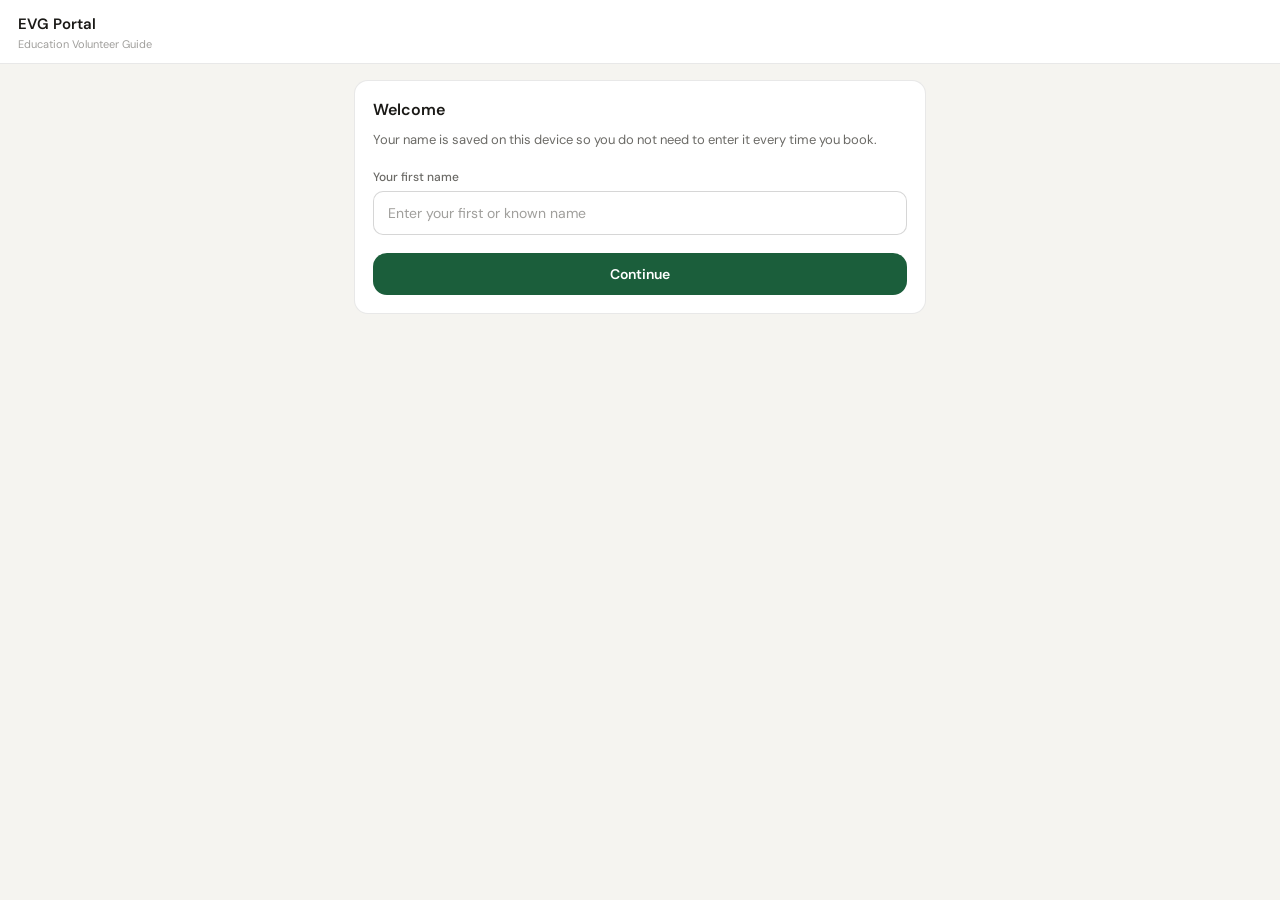
<file: index.html>
<!DOCTYPE html>
<html lang="en">
<head>
<meta charset="UTF-8">
<meta name="viewport" content="width=device-width, initial-scale=1.0, maximum-scale=1.0">

<title>EVG Portal</title>

<link href="https://fonts.googleapis.com/css2?family=DM+Sans:opsz,wght@9..40,400;9..40,500;9..40,600&family=DM+Mono:wght@400;500&display=swap" rel="stylesheet">

<style>
/* ========================================
   RESET & CSS VARIABLES
   ======================================== */
*, *::before, *::after {
    box-sizing: border-box;
    margin: 0;
    padding: 0;
}

:root {
    --bg: #F5F4F0;
    --surface: #FFFFFF;
    --surface2: #EEEDEA;
    --border: rgba(0, 0, 0, 0.09);
    --border-mid: rgba(0, 0, 0, 0.16);
    --text: #1A1916;
    --muted: #6B6A66;
    --faint: #A09F9C;
    --accent: #1B5E3B;
    --radius: 14px;
}

/* ========================================
   BODY & TYPOGRAPHY
   ======================================== */
body {
    font-family: 'DM Sans', sans-serif;
    background: var(--bg);
    color: var(--text);
    min-height: 100vh;
    padding-bottom: 40px;
    -webkit-font-smoothing: antialiased;
}

/* ========================================
   HEADER
   ======================================== */
header {
    background: var(--surface);
    padding: 14px 18px 12px;
    border-bottom: 1px solid var(--border);
    position: sticky;
    top: 0;
    z-index: 10;
}

.header-link {
    display: block;
    color: inherit;
    text-decoration: none;
}

.header-link:visited,
.header-link:hover,
.header-link:active,
.header-link:focus {
    color: inherit;
    text-decoration: none;
}

.hdr-title {
    font-size: 15px;
    font-weight: 600;
}

.hdr-sub {
    margin-top: 3px;
    font-size: 11px;
    color: var(--faint);
}

/* ========================================
   MAIN CONTENT & LAYOUT
   ======================================== */
main {
    padding: 12px 14px;
    display: flex;
    flex-direction: column;
}

@media (min-width: 600px) {
    main {
        max-width: 600px;
        margin: auto;
        padding: 16px 14px;
    }
}

/* ========================================
   CARDS
   ======================================== */
.card {
    background: var(--surface);
    border: 1px solid var(--border);
    border-radius: var(--radius);
    padding: 18px;
    overflow: hidden;
}

/* ========================================
   TYPOGRAPHY
   ======================================== */
h2 {
    font-size: 16px;
    font-weight: 600;
    margin-bottom: 10px;
}

p {
    font-size: 13px;
    line-height: 1.6;
    color: var(--muted);
    margin-bottom: 18px;
}

/* ========================================
   FORM ELEMENTS
   ======================================== */
label {
    display: block;
    margin-bottom: 6px;
    font-size: 12px;
    color: var(--muted);
    font-weight: 500;
}

input {
    width: 100%;
    padding: 12px 14px;
    font: 14px 'DM Sans', sans-serif;
    border: 1px solid var(--border-mid);
    border-radius: 10px;
    outline: none;
    background: var(--surface);
    color: var(--text);
    transition: border-color 0.2s ease;
}

input::placeholder {
    color: var(--faint);
}

input:focus {
    border-color: var(--accent);
}

input.error {
    border-color: #B33A3A;
}

/* ========================================
   BUTTONS
   ======================================== */
button {
    width: 100%;
    margin-top: 18px;
    padding: 12px 14px;
    border: none;
    border-radius: var(--radius);
    background: var(--accent);
    color: #FFFFFF;
    font: 600 14px 'DM Sans', sans-serif;
    cursor: pointer;
    transition: opacity 0.2s ease;
}

button:hover {
    opacity: 0.92;
}

button:active {
    opacity: 0.88;
}

/* ========================================
   WELCOME SECTION (Returning Volunteer)
   ======================================== */
.welcome-name {
    font-size: 20px;
    font-weight: 600;
    margin-bottom: 8px;
    color: var(--text);
}

/* ========================================
   PORTAL NAVIGATION CARDS
   ======================================== */
.portal-actions {
    display: flex;
    flex-direction: column;
    gap: 10px;
    margin-top: 20px;
}

.portal-card {
    display: block;
    padding: 14px;
    color: inherit;
    text-decoration: none;
    background: var(--surface2);
    border: 1px solid var(--border);
    border-radius: 12px;
    transition: border-color 0.18s ease, background 0.18s ease;
}

@media (hover: hover) {
    .portal-card:hover {
        border-color: var(--accent);
        background: #F2F6F3;
    }
}

@media (hover: none) {
    .portal-card:active {
        background: #E5EDE7;
        transform: scale(0.99);
    }
}

.portal-title {
    margin-bottom: 4px;
    font-weight: 600;
    font-size: 14px;
}

.portal-text {
    font-size: 12px;
    line-height: 1.5;
    color: var(--muted);
}

/* ========================================
   CHANGE NAME LINK
   ======================================== */
.change-name {
    width: max-content;
    margin-top: 24px;
    font-size: 12px;
    color: var(--muted);
    cursor: pointer;
    transition: color 0.2s ease;
}

.change-name:hover {
    color: var(--accent);
}

/* ========================================
   UTILITY: HIDDEN CLASS
   ======================================== */
.hidden {
    display: none;
}
</style>
</head>

<body>

<!-- ========================================
     HEADER: Portal Title & Subtitle
     ======================================== -->
<header>
    <a href="index.html" class="header-link">
        <div class="hdr-title">EVG Portal</div>
        <div class="hdr-sub">Education Volunteer Guide</div>
    </a>
</header>

<!-- ========================================
     MAIN CONTENT: Card Container
     ======================================== -->
<main>
    <div class="card">

        <!-- ========================================
             SECTION 1: New Volunteer (Initial Entry)
             Collects volunteer name for first time
             ======================================== -->
        <section id="newVolunteer">
            <h2 id="introTitle">Welcome</h2>
            <p id="introText">Your name is saved on this device so you do not need to enter it every time you book.</p>

            <label for="volunteerName">Your first name</label>
            <input
                id="volunteerName"
                type="text"
                maxlength="40"
                autocomplete="given-name"
                placeholder="Enter your first or known name">

            <button id="continueButton">Continue</button>
        </section>

        <!-- ========================================
             SECTION 2: Returning Volunteer (Portal Access)
             Shows saved name and navigation options
             ======================================== -->
        <section id="returningVolunteer" class="hidden">
            <div class="welcome-name">Welcome <span id="savedName"></span></div>
            <p id="welcomeLine">Use the options below to access volunteer services.</p>

            <!-- Portal Navigation Cards -->
            <div class="portal-actions">
                <a class="portal-card" href="grg_index.html">
                    <div class="portal-title">GRG</div>
                    <div class="portal-text">Book GRG volunteer duties</div>
                </a>

                <a class="portal-card" href="cg_index.html">
                    <div class="portal-title">Courses &amp; Guidings</div>
                    <div class="portal-text">Book courses and guidings</div>
                </a>

                <a class="portal-card" href="evg_grg_dashboard.html">
                    <div class="portal-title">GRG Status</div>
                    <div class="portal-text">View GRG bookings status approved/pending</div>
                </a>

                <a class="portal-card" href="evg_cg_dashboard.html">
                    <div class="portal-title">C&G Status</div>
                    <div class="portal-text">View Course and Guidings bookings status</div>
                </a>

<!--                <a class="portal-card" href="evg_notes/index.html">-->
<!--                    <div class="portal-title">Create notes &amp; stories</div>-->
<!--                    <div class="portal-text">Create observations, ideas and experiences</div>-->
<!--                </a>-->

<!--                <a class="portal-card" href="evg_notes_viewer/index.html">-->
<!--                    <div class="portal-title">View notes &amp; stories</div>-->
<!--                    <div class="portal-text">View observations, ideas and experiences</div>-->
<!--                </a>-->

<!--                <a class="portal-card" href="noticeboard/index.html">-->
<!--                    <div class="portal-title">Noticeboard</div>-->
<!--                    <div class="portal-text">News, updates and announcements</div>-->
<!--                </a>-->
            </div>

            <!-- Change Name Link -->
            <div class="change-name" id="changeName">Use a different name</div>
        </section>

    </div>
</main>

<!-- ========================================
     SCRIPTS: Shared utility and page logic
     ======================================== -->
<script src="../scripts/evg_id_shared.js"></script>

<script>
/* ========================================
   STATE MANAGEMENT
   DOM elements and local state
   ======================================== */
document.addEventListener("DOMContentLoaded", function () {
    const newVolunteer = document.getElementById("newVolunteer");
    const returningVolunteer = document.getElementById("returningVolunteer");
    const savedName = document.getElementById("savedName");
    const volunteerName = document.getElementById("volunteerName");
    const continueButton = document.getElementById("continueButton");
    const changeName = document.getElementById("changeName");

    /* ========================================
       UTILITY: Show/Hide Functions
       Toggle between new and returning views
       ======================================== */
    function showFirst() {
        newVolunteer.classList.remove("hidden");
        returningVolunteer.classList.add("hidden");
    }

    function showReturn(name) {
        newVolunteer.classList.add("hidden");
        returningVolunteer.classList.remove("hidden");
        savedName.textContent = name;
    }

    /* ========================================
       HANDLER: Save Name
       Validates input and saves to localStorage
       ======================================== */
    function save() {
        const name = volunteerName.value.trim();

        if (!name) {
            volunteerName.classList.add("error");
            volunteerName.focus();
            return;
        }

        volunteerName.classList.remove("error");
        localStorage.setItem("evg_name", name);
        showReturn(name);
    }

    /* ========================================
       HANDLER: Change Name
       Clears current name and allows new entry
       ======================================== */
    function change() {
        returningVolunteer.classList.add("hidden");
        newVolunteer.classList.remove("hidden");
        volunteerName.value = evgGetName();
    }

    /* ========================================
       INITIALIZATION: Load State
       Checks localStorage for saved name
       Shows appropriate section on page load
       ======================================== */
    function load() {
        ensureDeviceIdentity();
        const name = evgGetName();

        if (name) {
            showReturn(name);
        } else {
            showFirst();
        }
    }

    /* ========================================
       EVENT LISTENERS
       Attach handlers to buttons and inputs
       ======================================== */
    continueButton.addEventListener("click", save);
    changeName.addEventListener("click", change);

    volunteerName.addEventListener("keypress", function (e) {
        if (e.key === "Enter") save();
    });

    /* ========================================
       PAGE LOAD
       Trigger initialization on DOM ready
       ======================================== */
    load();
});
</script>

</body>
</html>
</file>
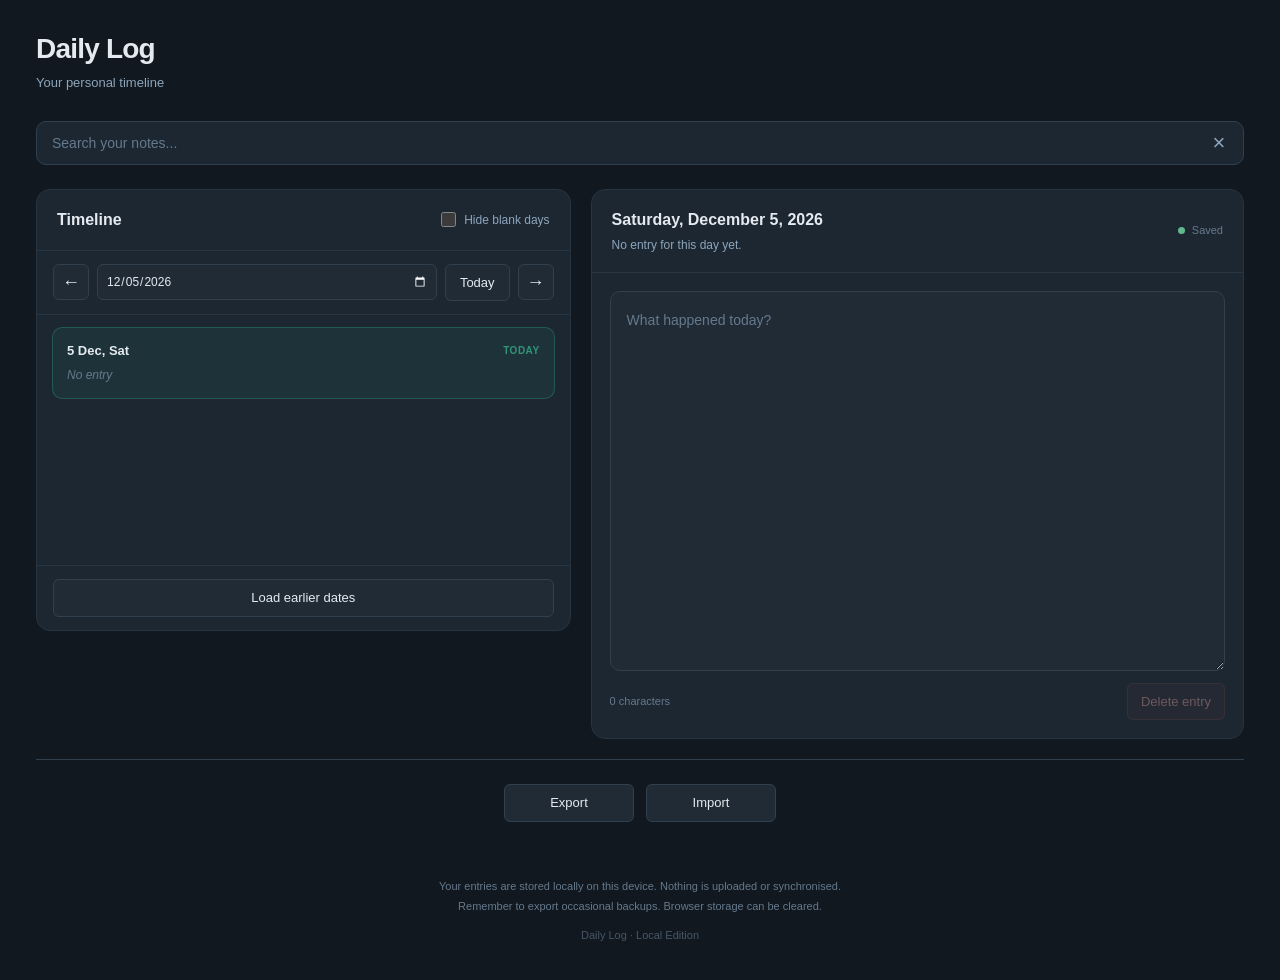
<file: notes/index.html>
<!DOCTYPE html>
<html lang="en">
<head>
    <meta charset="UTF-8">
    <meta name="viewport" content="width=device-width, initial-scale=1.0">

    <meta name="theme-color" content="#111820">
    <meta name="description" content="A simple, private daily diary and timeline.">

    <title>Daily Log</title>

    <link rel="manifest" href="manifest.webmanifest">
<!--    <link rel="icon" type="image/svg+xml" href="icon.svg">-->
    <link rel="icon" type="image/png" href="icon-192.png">
    <link rel="apple-touch-icon" href="icon-192.png">
    <link rel="stylesheet" href="styles.css">

</head>
<body>

    <div class="app-container">

        <!-- APPLICATION HEADER -->
        <header class="app-header">

            <div class="header-title">
                <h1>Daily Log</h1>
                <p class="subtitle">Your personal timeline</p>
            </div>


        </header>


        <!-- SEARCH -->
        <section class="search-section">

            <input
                id="searchInput"
                type="search"
                placeholder="Search your notes..."
                autocomplete="off"
                spellcheck="false"
            >

            <button
                id="clearSearchButton"
                class="icon-button"
                type="button"
                aria-label="Clear search"
                title="Clear search"
            >
                ×
            </button>

        </section>


        <!-- MAIN CONTENT -->
        <main class="main-content">

            <!-- TIMELINE PANEL -->
            <section class="timeline-panel">

                <div class="section-header">

                    <h2>Timeline</h2>

                    <label class="toggle-control">
                        <input
                            type="checkbox"
                            id="hideBlankDays"
                        >
                        <span>Hide blank days</span>
                    </label>

                </div>


                <!-- DATE NAVIGATION -->
                <div class="date-navigation">

                    <button
                        id="previousDateButton"
                        class="icon-button"
                        type="button"
                        aria-label="Previous day"
                    >
                        &#8592;
                    </button>

                    <input
                        id="dateJump"
                        type="date"
                        aria-label="Jump to date"
                    >

                    <button
                        id="todayButton"
                        class="secondary-button"
                        type="button"
                    >
                        Today
                    </button>

                    <button
                        id="nextDateButton"
                        class="icon-button"
                        type="button"
                        aria-label="Next day"
                    >
                        &#8594;
                    </button>

                </div>


                <!-- SEARCH STATUS -->
                <div
                    id="searchStatus"
                    class="search-status"
                    aria-live="polite"
                ></div>


                <!-- TIMELINE LIST -->
                <div
                    id="timeline"
                    class="timeline-list"
                    aria-live="polite"
                >

                    <div class="loading-message">
                        Loading your timeline...
                    </div>

                </div>


                <!-- TIMELINE NAVIGATION -->
                <div class="timeline-footer">

                    <button
                        id="loadEarlierButton"
                        class="secondary-button"
                        type="button"
                    >
                        Load earlier dates
                    </button>

                </div>

            </section>


            <!-- ENTRY EDITOR PANEL -->
            <section
                class="editor-panel"
                id="editorPanel"
            >

                <div class="editor-header">

                    <div>
                        <h2 id="editorTitle">Select a date</h2>

                        <p
                            id="editorSubtitle"
                            class="editor-subtitle"
                        >
                            Choose a day from your timeline.
                        </p>
                    </div>

                    <div
                        id="saveStatus"
                        class="save-status"
                        aria-live="polite"
                    >
                        <span class="status-indicator"></span>
                        <span id="saveStatusText">Ready</span>
                    </div>

                </div>


                <!-- ENTRY TEXT AREA -->
                <div class="editor-body">

                    <textarea
                        id="entryText"
                        placeholder="What happened today?"
                        spellcheck="true"
                        disabled
                        aria-label="Daily note"
                    ></textarea>

                    <div class="editor-footer">

                        <span
                            id="characterCount"
                            class="character-count"
                        >
                            0 characters
                        </span>

                        <button
                            id="deleteEntryButton"
                            class="danger-button"
                            type="button"
                            disabled
                        >
                            Delete entry
                        </button>

                    </div>

                </div>


                <!-- DELETE CONFIRMATION -->
                <div
                    id="deleteConfirmation"
                    class="confirmation-panel"
                    hidden
                >

                    <p>
                        Are you sure you want to permanently delete
                        this entry?
                    </p>

                    <div class="confirmation-actions">

                        <button
                            id="confirmDeleteButton"
                            class="danger-button"
                            type="button"
                        >
                            Delete permanently
                        </button>

                        <button
                            id="cancelDeleteButton"
                            class="secondary-button"
                            type="button"
                        >
                            Cancel
                        </button>

                    </div>

                </div>

            </section>

        </main>

        <div class="data-actions">

            <button
                id="exportButton"
                class="secondary-button"
                type="button"
                title="Export all entries"
            >
                Export
            </button>

            <button
                id="importButton"
                class="secondary-button"
                type="button"
                title="Import entries"
            >
                Import
            </button>

            <input
                id="importFile"
                type="file"
                accept=".json,application/json"
                hidden
            >

        </div>


        <!-- PRIVACY NOTICE -->
        <footer class="app-footer">

            <p>
                Your entries are stored locally on this device.
                Nothing is uploaded or synchronised.
            </p>

            <p>
                Remember to export occasional backups.
                Browser storage can be cleared.
            </p>

            <p class="version-label">
                Daily Log · Local Edition
            </p>

        </footer>

    </div>


    <!-- JAVASCRIPT -->
    <script src="db.js"></script>
    <script src="app.js"></script>

</body>
</html>
</file>
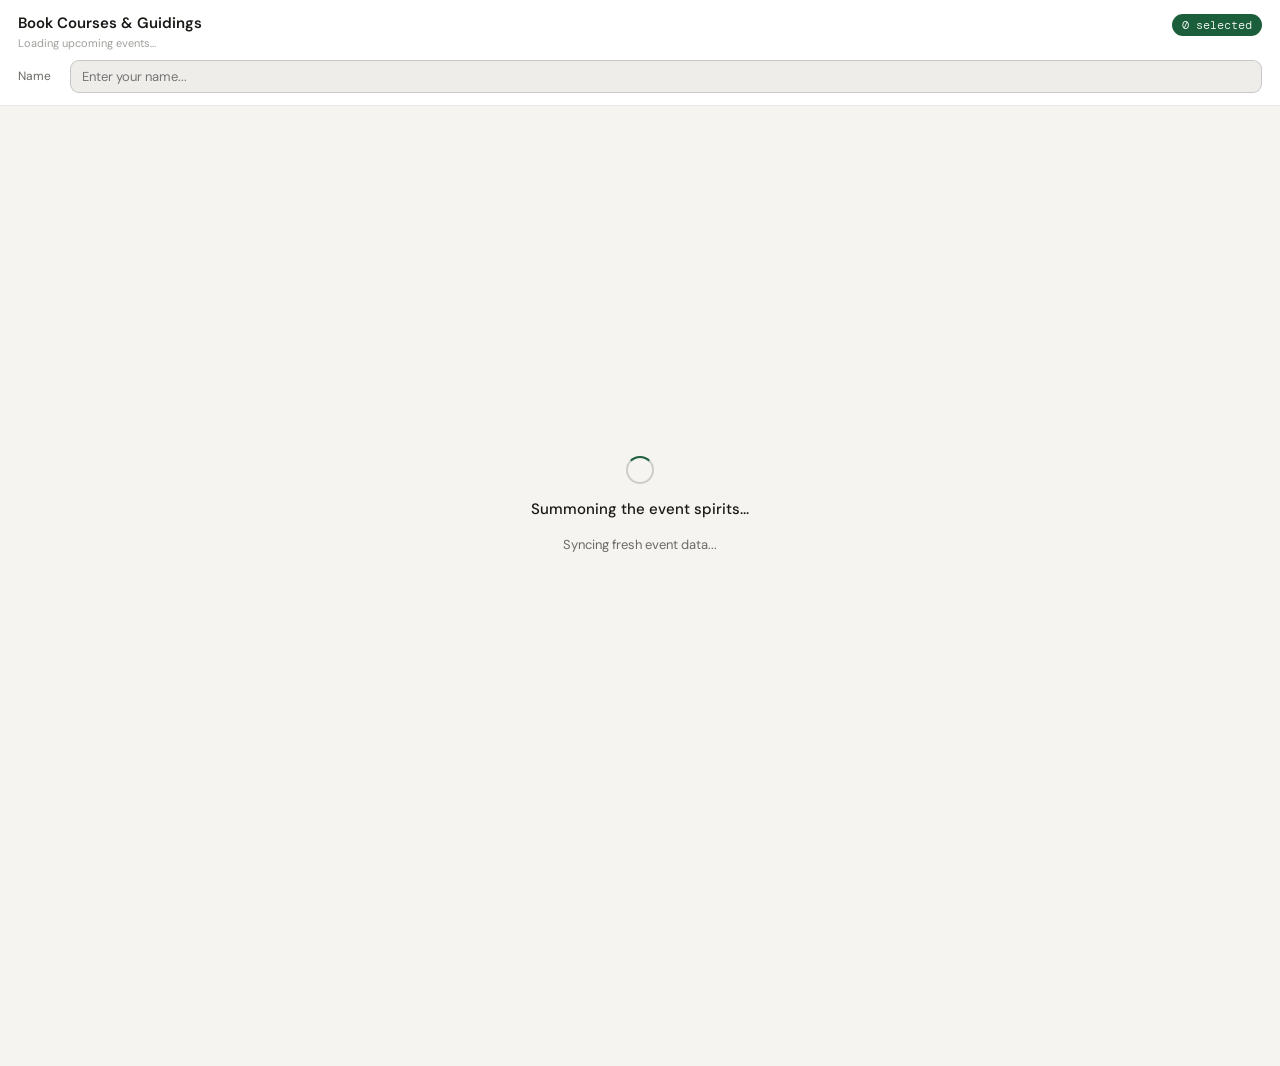
<file: cg_index.html>
<!DOCTYPE html>
<html lang="en">
<head>
  <meta charset="UTF-8">
  <meta name="viewport" content="width=device-width, initial-scale=1.0, maximum-scale=1.0">
  <title>Courses &amp; Guidings Booking</title>
  <link href="https://fonts.googleapis.com/css2?family=DM+Sans:opsz,wght@9..40,400;9..40,500;9..40,600&family=DM+Mono:wght@400;500&display=swap" rel="stylesheet">
  <link rel="stylesheet" href="cg_style.css">
  <link rel="stylesheet" href="loading_messages.css">
</head>

<body>
  <header>
    <div class="hdr-row">
      <a href="../index.html" class="header-link">
        <div class="hdr-title">Book Courses &amp; Guidings</div>
        <div class="hdr-valid" id="hdrValid">Loading...</div>
      </a>
      <div class="badge" id="badge">0 selected</div>
    </div>

    <div class="hdr-fields">
      <div class="field-row">
        <label for="volName">Name</label>
        <input id="volName" class="name-input" type="text"
               placeholder="Enter your name..." maxlength="50" autocomplete="name" />
      </div>
    </div>
  </header>

  <div id="appBody"></div>

  <div class="bottom-bar" id="bottomBar">

    <div class="comment-wrap collapsed" id="commentWrap">
      <div class="comment-toggle" id="commentToggle">
      <span>Comment (optional)</span>
      <span class="comment-arrow" id="commentArrow">&#9662;</span>
    </div>
      <textarea id="volComment" class="comment-input" placeholder="Any notes for the coordinator..."></textarea>
    </div>

    <div class="bar-btns">
      <button class="btn-clear" id="clearBtn">Clear all</button>
      <button class="btn-send"  id="sendBtn">Review &amp; Send &#8594;</button>
    </div>
  </div>

  <div class="toast" id="toast">
    <span id="toastLabel">Removed</span>
    <button class="toast-undo" id="toastUndo">Undo</button>
  </div>

  <div class="overlay" id="overlay">
    <div class="modal">
      <div class="modal-handle"></div>
      <div class="modal-title">Your Booking Message</div>
      <div class="modal-sub">Tap WhatsApp to send your booking to the coordinator.</div>
      <div class="msg-box" id="msgBox"></div>
      <div class="copy-fb" id="copyFb"></div>
      <div class="modal-btns">
        <button class="mbtn mbtn-close" id="closeModal">&#10005;</button>
        <button class="mbtn mbtn-copy"  id="copyBtn">Copy</button>
        <a class="mbtn mbtn-wa" id="waBtn" href="#" target="_blank">WhatsApp &#8599;</a>
      </div>
    </div>
  </div>

  <script src="cg_telemetry.js"></script>
  <script src="cg_script.js"></script>


</body>
</html>
</file>
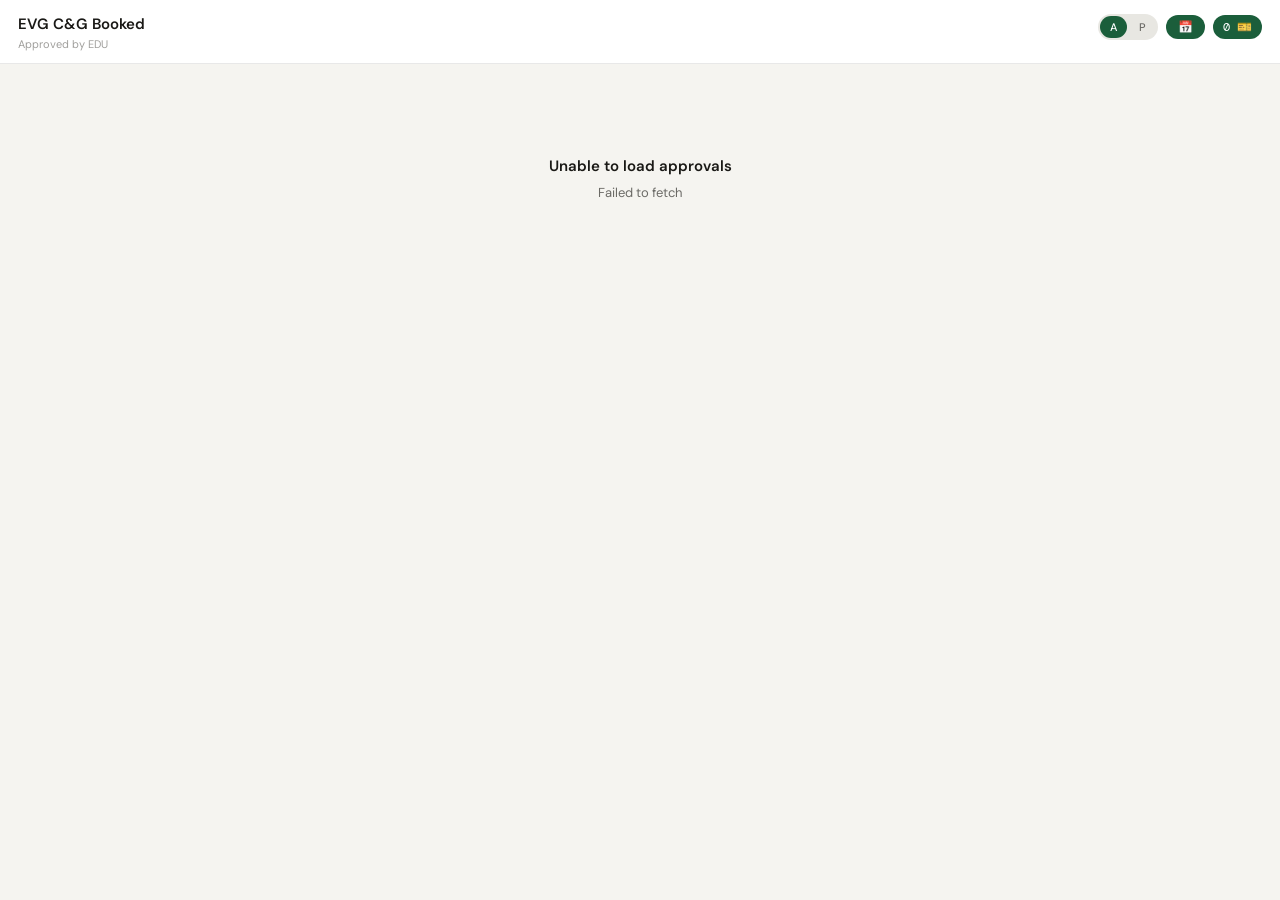
<file: evg_cg_dashboard.html>
<!DOCTYPE html>
<html lang="en">
<head>
<meta charset="UTF-8">
<meta name="viewport" content="width=device-width, initial-scale=1.0, maximum-scale=1.0">

<title>EVG Approved C & G Bookings</title>

<link href="https://fonts.googleapis.com/css2?family=DM+Sans:opsz,wght@9..40,400;9..40,500;9..40,600&family=DM+Mono:wght@400;500&display=swap" rel="stylesheet">

<style>

/* ========================================
   RESET & CSS VARIABLES
   ======================================== */

*, *::before, *::after {
    box-sizing: border-box;
    margin: 0;
    padding: 0;
}

:root {
    --bg: #F5F4F0;
    --surface: #FFFFFF;
    --border: rgba(0,0,0,.09);
    --text: #1A1916;
    --muted: #6B6A66;
    --faint: #A09F9C;
    --accent: #1B5E3B;

    --approved: #F5FBF0;
    --approved-border: #639922;

    --course-bg: #FAF3FB;
    --course-text: #0D3D6B;
    --course-border: #4A90D9;
    --course-card-bg: #F5FAFF;

    --guiding-bg: #FAF3DE;
    --guiding-text: #27500A;
    --guiding-border: #639922;
    --guiding-card-bg: #F5FBF0;

    --pending: #FFF4E5;
    --pending-border: #E39A32;
    --pending-text: #9A5B00;

}


/* ========================================
   BODY & TYPOGRAPHY
   ======================================== */

body {
    font-family: 'DM Sans', sans-serif;
    background: var(--bg);
    color: var(--text);
    min-height: 100vh;
    padding-bottom: 40px;
    -webkit-font-smoothing: antialiased;
}


/* ========================================
   HEADER
   ======================================== */

header {
    background: #fff;
    border-bottom: 1px solid var(--border);
    padding: 14px 18px 12px;
    position: sticky;
    top: 0;
    z-index: 10;
}

.header-link {
    display: block;
    color: inherit;
    text-decoration: none;
}

.header-link:visited,
.header-link:hover,
.header-link:active,
.header-link:focus {
    color: inherit;
    text-decoration: none;
}

.hdr-row {
    display: flex;
    justify-content: space-between;
    align-items: flex-start;
}

.hdr-title {
    font-size: 15px;
    font-weight: 600;
}

.hdr-valid {
    margin-top: 3px;
    font-size: 11px;
    color: var(--faint);
}

.hdr-controls {
    display: flex;
    gap: 8px;
    align-items: center;
}


/* ========================================
   BADGE & BUTTONS
   ======================================== */

.badge {
    background: var(--accent);
    color: #fff;
    padding: 4px 10px;
    border-radius: 999px;
    font-size: 12px;
    font-family: 'DM Mono', monospace;
    white-space: nowrap;
}

.filter-btn {
    background: var(--accent);
    color: #fff;
    border: none;
    padding: 4px 12px;
    border-radius: 999px;
    font-size: 12px;
    font-family: 'DM Sans', sans-serif;
    font-weight: 500;
    cursor: pointer;
    transition: opacity 0.2s ease;
}

.filter-btn:hover {
    opacity: 0.9;
}

.filter-btn.active {
    background: var(--accent);
}

.filter-btn:not(.active) {
    background: var(--accent);
    /*opacity: 0.6;*/
    opacity: 1;
}


.status-toggle {
    display: flex;
    gap: 2px;
    background: #E8E7E2;
    padding: 2px;
    border-radius: 999px;
}

.status-btn {
    background: transparent;
    color: var(--muted);
    border: none;
    padding: 4px 10px;
    border-radius: 999px;
    font-size: 11px;
    font-family: 'DM Sans', sans-serif;
    font-weight: 500;
    cursor: pointer;
    white-space: nowrap;
}

.status-btn.active {
    background: var(--accent);
    color: #fff;
}



/* ========================================
   BOOKING LIST CONTAINER
   ======================================== */

.list {
    padding: 12px 14px;
    display: flex;
    flex-direction: column;
    gap: 10px;
}


/* ========================================
   BOOKING CARD
   ======================================== */

.booking-card {
    background: var(--approved);
    border-radius: 14px;
    overflow: hidden;
    border: 1px solid var(--approved-border);
}

.booking-card.course {
    background: var(--course-card-bg);
    border-color: rgba(74, 144, 217, 0.2);
}

.booking-card.guiding {
    background: var(--guiding-card-bg);
    border-color: rgba(99, 153, 34, 0.2);
}

.booking-card.pending {
    background: var(--pending);
    border-color: var(--pending-border);
}

.booking-card.hidden {
    display: none;
}



/* ========================================
   CARD HEADER
   ======================================== */

.card-header {
    padding: 10px 14px;
    display: flex;
    justify-content: space-between;
    align-items: flex-start;
    border-bottom: 1px solid var(--border);
}

.card-date {
    font-family: 'DM Mono', monospace;
    font-size: 13px;
    font-weight: 500;
}

.card-time {
    margin-top: 3px;
    font-size: 12px;
    color: var(--muted);
}

.card-header-right {
    display: flex;
    gap: 6px;
}


/* ========================================
   CARD TAGS
   ======================================== */

.tag {
    font-size: 10px;
    font-weight: 600;
    text-transform: uppercase;
    background: var(--accent);
    color: #fff;
    padding: 3px 8px;
    border-radius: 999px;
    white-space: nowrap;
    padding-top: 4px;
}


.tag.pending {
    background: var(--pending-border);
    color: #fff;
    padding-top: 4px;
}


.type-tag {
    font-size: 10px;
    font-weight: 600;
    padding: 3px 9px;
    border-radius: 999px;
    text-transform: uppercase;
    letter-spacing: 0.06em;
    white-space: nowrap;
}

.type-tag.course {
    background: var(--course-bg);
    color: var(--course-text);
    border: 1px solid var(--course-border);
}

.type-tag.guiding {
    background: var(--guiding-bg);
    color: var(--guiding-text);
    border: 1px solid var(--guiding-border);
}


/* ========================================
   CARD BODY
   ======================================== */

.card-body {
    padding: 12px 14px;
}

.name {
    font-size: 14px;
    font-weight: 600;
}

.detail {
    margin-top: 5px;
    font-size: 12px;
    color: var(--muted);
}

.comment {
    margin-top: 8px;
    padding-top: 8px;
    border-top: 1px solid var(--border);
    font-size: 12px;
    color: var(--muted);
}


/* ========================================
   STATE MESSAGES
   ======================================== */

.state {
    padding: 80px 24px;
    text-align: center;
}

.state-title {
    font-size: 15px;
    font-weight: 600;
}

.state-sub {
    margin-top: 8px;
    font-size: 13px;
    color: var(--muted);
}


/* ========================================
   LOADING SPINNER
   ======================================== */

.loading {
    min-height: 60vh;
    display: flex;
    justify-content: center;
    align-items: center;
    color: var(--muted);
    font-size: 13px;
}

.loading::after {
    content: "";
    display: inline-block;
    width: 14px;
    height: 14px;
    margin-left: 8px;
    border: 2px solid #D8D6D0;
    border-top-color: var(--accent);
    border-radius: 50%;
    animation: spin 0.8s linear infinite;
}

@keyframes spin {
    to {
        transform: rotate(360deg);
    }
}

</style>
</head>


<!---------------------------------------------------------------------------------------------->

<body>

<!-- ========================================
     HEADER: Title, Booking Count, Filter Button
     ======================================== -->
<header>
    <div class="hdr-row">
        <div>
            <a href="../index.html" class="header-link">
                <div class="hdr-title">EVG C&G Booked</div>
                <div class="hdr-valid">Approved by EDU</div>
            </a>
        </div>

        <div class="hdr-controls">

            <div class="status-toggle">
                <button class="status-btn active" id="approvedBtn">
                    A
                </button>

                <button class="status-btn" id="pendingBtn">
                    P
                </button>
            </div>

            <button class="filter-btn" id="sortBtn" title="Sort by date">
                📅
            </button>
<!--            <button class="filter-btn active" id="filterBtn" style="display: none;">-->
<!--                Duties-->
<!--            </button>-->
            <div class="badge" id="count">0 🎫️</div>
        </div>
    </div>
</header>

<!-- ========================================
     BOOKING LIST: Populated by JavaScript
     ======================================== -->
<div class="list" id="bookingList">
    <div class="loading">Loading bookings</div>
</div>

<script>
/* ========================================
   CONFIGURATION
   Deployment ID and API endpoint
   ======================================== */
// const GAS_DEPLOYMENT_ID = "AKfycbzb1cZzvxcO5Pat3glYrcp5XGJ1XZtsmpQEP7jprlYFgWVVIphDodpdy_FFjDWHC-PWrg";
const GAS_DEPLOYMENT_ID = "AKfycbz33DWiLALJzf0NODsggrMHGHKtQM07eENKAGA89WmB6zSVmuWHYk-oluBNuh9BB9RJ";

const GAS_URL = `https://script.google.com/macros/s/${GAS_DEPLOYMENT_ID}/exec`;

/* ========================================
   STATE MANAGEMENT
   Track filter state, all bookings, and sort order
   ======================================== */

let allBookings = [];
// let filterByName = false;
let sortOrder = "asc"; // "asc" or "desc"
let approvalFilter = "approved";

const userName = localStorage.getItem("evg_name") || null;

/* ========================================
   UTILITY: Safe String Conversion
   Handles null values and whitespace
   ======================================== */
function safeString(value) {
    if (value === null || value === undefined || value === "") return "";
    return String(value).trim();
}

/* ========================================
   UTILITY: Format Date
   Converts date string (YYYY-MM-DD) to ZA locale format (DD MMM YYYY)
   ======================================== */
function formatDate(value) {
    if (!value) return '';

    // Try to parse as YYYY-MM-DD string or Date object
    let d;
    if (typeof value === 'string') {
        // If it's a string like "2026-09-22", parse it
        d = new Date(value + 'T00:00:00Z');
    } else {
        d = new Date(value);
    }

    if (isNaN(d.getTime())) {
        return safeString(value);
    }

    return d.toLocaleDateString('en-ZA', {
        day: '2-digit',
        month: 'short',
        year: 'numeric',
        timeZone: 'Africa/Johannesburg'
    });
}

/* ========================================
   UTILITY: Render Booking Cards
   Takes booking data and returns HTML
   ======================================== */

function renderBookings(bookings) {
    return bookings.map(b => {

        const type = safeString(b.type).toLowerCase(); // "guiding" or "course"
        const typeDisplay = type === "guiding" ? "Guiding" : "Course";
        const gradeStr = safeString(b.grade);
        const timeStr = safeString(b.time);
        const dayStr = safeString(b.day);

        const isApproved =
            b.approved === "1" ||
            b.approved === 1 ||
            b.approved === true;

        const statusText = isApproved
            ? "Approved"
            : "Pending";

        const statusClass = isApproved
            ? ""
            : " pending";

        return `

        <div class="booking-card ${type}" data-name="${safeString(b.name)}">

            <div class="card-header">

                <div>
                    <div class="card-date">${formatDate(b.date)}</div>
                    <div class="card-time">${timeStr} · ${dayStr}</div>
                </div>

                <div class="card-header-right">
                    <span class="tag${statusClass}">${statusText}</span>
                    <span class="type-tag ${type}">${typeDisplay}</span>
                </div>

            </div>

            <div class="card-body">
                <div class="name">${safeString(b.name)}</div>
                <div class="detail">${safeString(b.school)} ${gradeStr ? " · Grade " + gradeStr : ""}</div>
                <div class="detail">
                    ${safeString(b.typeDetail)}
                </div>
                ${b.comment ? `<div class="comment">${safeString(b.comment)}</div>` : ""}
            </div>
        </div>
    `;
    }).join("");
}

  
function updateDisplay() {

    const container =
        document.getElementById("bookingList");

    /*
     * Start with ALL data returned by GAS.
     */
    let bookingsToDisplay = allBookings;


    /*
     * First: show only this volunteer's bookings.
     */
    if (userName) {

        bookingsToDisplay =
            bookingsToDisplay.filter(
                b => safeString(b.name) === userName
            );

    }


    /*
     * Second: filter by Approved / Pending.
     *
     * Approved:
     *     approved = "1"
     *
     * Pending:
     *     approved = ""
     */
    if (approvalFilter === "approved") {

        bookingsToDisplay =
            bookingsToDisplay.filter(
                b =>
                    b.approved === "1" ||
                    b.approved === 1 ||
                    b.approved === true
            );

    } else {

        bookingsToDisplay =
            bookingsToDisplay.filter(
                b => safeString(b.approved) === ""
            );

    }


    /*
     * Nothing to display.
     */
    if (bookingsToDisplay.length === 0) {

        const statusText =
            approvalFilter === "approved"
                ? "approved"
                : "pending";

        container.innerHTML = `

            <div class="state">

                <div class="state-title">
                    ${
                        userName
                            ? `No ${statusText} bookings found`
                            : `No ${statusText} bookings found`
                    }
                </div>

                <div class="state-sub">
                    ${
                        approvalFilter === "approved"
                            ? "Your approved courses and guidings will appear here."
                            : "Bookings awaiting approval will appear here."
                    }
                </div>

            </div>

        `;

        updateCount();

        return;
    }


    /*
     * Sort by date.
     */
    const sorted =
        [...bookingsToDisplay].sort(
            (a, b) => {

                const dateA = a.date || "";
                const dateB = b.date || "";

                const cmp =
                    dateA.localeCompare(dateB);

                return sortOrder === "asc"
                    ? cmp
                    : -cmp;

            }
        );


    container.innerHTML =
        renderBookings(sorted);

    updateCount();
}



/* ========================================
   UTILITY: Update Booking Count
   Updates badge and filter button visibility
   ======================================== */
function updateCount() {
    const displayedCards = document.querySelectorAll('.booking-card');
    const count = displayedCards.length;

    document.getElementById("count").textContent =
        // count + " booking" + (count === 1 ? "" : "s");
        count + " 🎫️";
}

/* ========================================
   SORT BUTTON EVENT LISTENER
   Cycle through sort orders: asc → desc → asc
   ======================================== */

const sortBtn = document.getElementById("sortBtn");
    sortBtn.addEventListener("click", () => {
    sortOrder = sortOrder === "asc" ? "desc" : "asc";
    sortBtn.textContent = sortOrder === "asc" ? "↑" : "↓";
    updateDisplay();
});


/* ========================================
   APPROVED BUTTON EVENT LISTENER
   Cycle through Approved Pending
   ======================================== */

const approvedBtn =
    document.getElementById("approvedBtn");

const pendingBtn =
    document.getElementById("pendingBtn");

approvedBtn.addEventListener("click", () => {
    approvalFilter = "approved";
    approvedBtn.classList.add("active");
    pendingBtn.classList.remove("active");
    updateDisplay();
});

pendingBtn.addEventListener("click", () => {
    approvalFilter = "pending";
    pendingBtn.classList.add("active");
    approvedBtn.classList.remove("active");
    updateDisplay();
});


/* ========================================
   FILTER BUTTON EVENT LISTENER
   Toggle between all and filtered view
   ======================================== */
// if (userName) {
//     const filterBtn = document.getElementById("filterBtn");
//     filterBtn.style.display = "block";
//
//     filterBtn.addEventListener("click", () => {
//         filterByName = !filterByName;
//         filterBtn.classList.toggle("active");
//         updateDisplay();
//     });
// }

/* ========================================
   FETCH & LOAD BOOKINGS
   Calls GAS endpoint and populates page
   ======================================== */
function loadApproved() {
    const container = document.getElementById("bookingList");
    const startTime = performance.now();
    const startTimestamp = new Date().toISOString();

    fetch(GAS_URL + "?action=cgapprovals")
        .then(response => {
            const duration = Math.round(performance.now() - startTime);

            // Log performance metrics to localStorage
            localStorage.setItem(
                "evg_dashboard_cg_deployment_call_duration",
                JSON.stringify({
                    start: startTimestamp,
                    end: new Date().toISOString(),
                    duration_ms: duration
                })
            );

            console.log("CG GAS deployment call duration:", duration + "ms");

            if (!response.ok) {
                throw new Error("HTTP " + response.status);
            }

            return response.json();
        })
        .then(data => {
            // Store and filter approved bookings (approved column is "" or "1")
            allBookings = (data.approvals || [])
                // .filter(b => b.approved === '1' || b.approved === 1 || b.approved === true)
                .map(b => ({
                    ...b,
                    // All fields already come as strings from GAS, just ensure they're safe
                    name: safeString(b.name),
                    date: safeString(b.date),
                    day: safeString(b.day),
                    school: safeString(b.school),
                    grade: safeString(b.grade),
                    type: safeString(b.type),
                    typeDetail: safeString(b.typeDetail),
                    time: safeString(b.time),
                    comment: safeString(b.comment)
                }));

            if (!allBookings.length) {
                container.innerHTML = `
                    <div class="state">
                        <div class="state-title">No approved bookings found</div>
                        <div class="state-sub">Approved courses and guidings will appear here.</div>
                    </div>`;
                return;
            }

            // Initial display (uses current sortOrder which defaults to "asc")
            updateDisplay();
        })
        .catch(err => {
            const duration = Math.round(performance.now() - startTime);

            localStorage.setItem(
                "evg_dashboard_cg_deployment_call_duration",
                JSON.stringify({
                    start: startTimestamp,
                    end: new Date().toISOString(),
                    duration_ms: duration,
                    error: err.message
                })
            );

            container.innerHTML = `
                <div class="state">
                    <div class="state-title">Unable to load approvals</div>
                    <div class="state-sub">${err.message}</div>
                </div>`;
        });
}

// Initialize on page load
loadApproved();
</script>

</body>
</html>
</file>
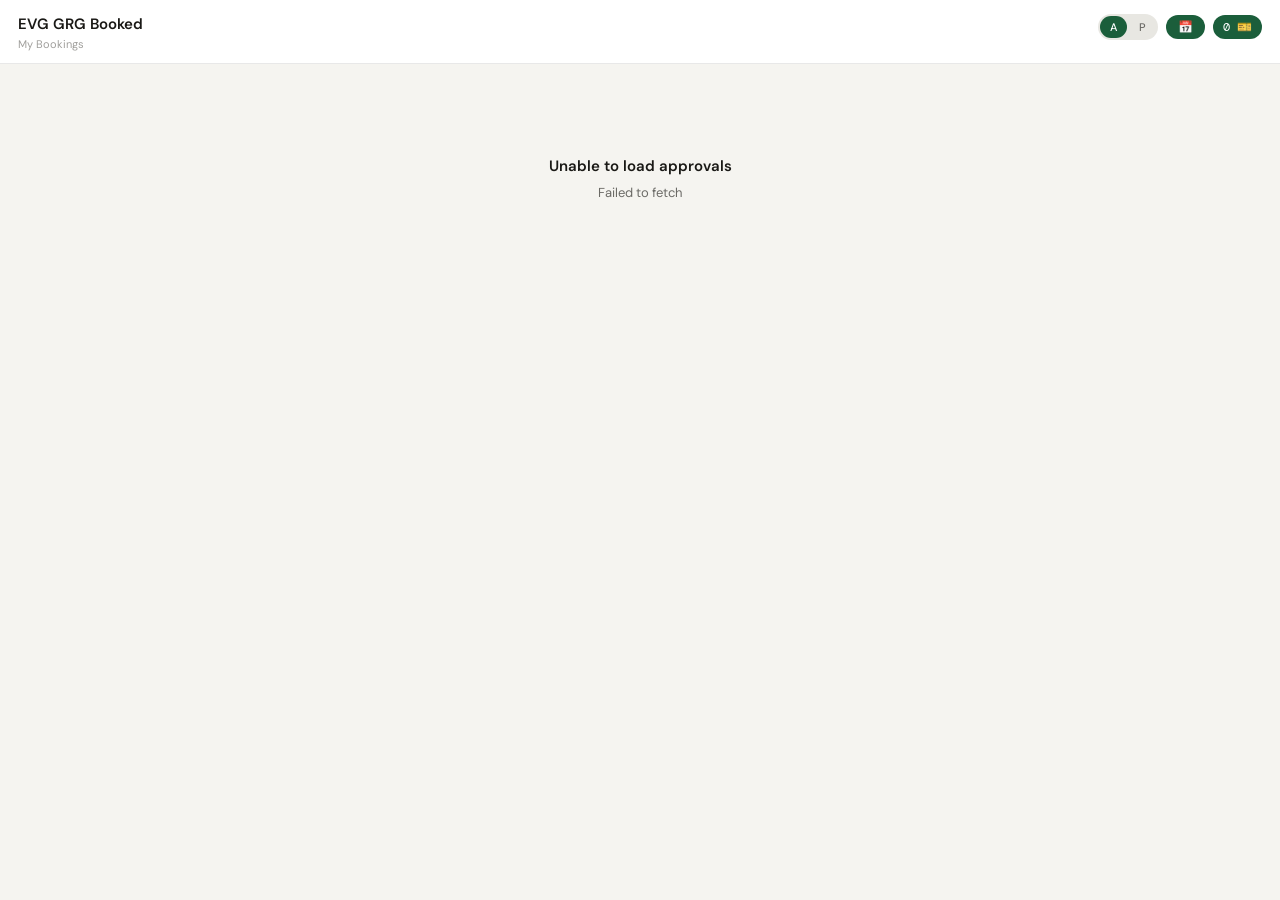
<file: evg_grg_dashboard.html>
<!DOCTYPE html>
<html lang="en">
<head>
<meta charset="UTF-8">
<meta name="viewport" content="width=device-width, initial-scale=1.0, maximum-scale=1.0">

<title>EVG Approved GRG Bookings</title>

<link href="https://fonts.googleapis.com/css2?family=DM+Sans:opsz,wght@9..40,400;9..40,500;9..40,600&family=DM+Mono:wght@400;500&display=swap" rel="stylesheet">

<style>

/* ========================================
   RESET & CSS VARIABLES
   ======================================== */

*, *::before, *::after {
    box-sizing: border-box;
    margin: 0;
    padding: 0;
}

:root {
    --bg: #F5F4F0;
    --surface: #FFFFFF;
    --border: rgba(0,0,0,.09);
    --text: #1A1916;
    --muted: #6B6A66;
    --faint: #A09F9C;
    --accent: #1B5E3B;

    --approved: #F5FBF0;
    --approved-border: #639922;

    --pending: #FFF4E5;
    --pending-border: #E39A32;

    --radius: 14px;

    --grg-bg: #EAF3DE;
    --grg-text: #27500A;
    --grg-border: #639922;
}


/* ========================================
   BODY & TYPOGRAPHY
   ======================================== */

body {
    font-family: 'DM Sans', sans-serif;
    background: var(--bg);
    color: var(--text);
    min-height: 100vh;
    padding-bottom: 40px;
    -webkit-font-smoothing: antialiased;
}


/* ========================================
   HEADER
   ======================================== */

header {
    background: #fff;
    border-bottom: 1px solid var(--border);
    padding: 14px 18px 12px;
    position: sticky;
    top: 0;
    z-index: 10;
}

.header-link {
    display: block;
    color: inherit;
    text-decoration: none;
}

.header-link:visited,
.header-link:hover,
.header-link:active,
.header-link:focus {
    color: inherit;
    text-decoration: none;
}

.hdr-row {
    display: flex;
    justify-content: space-between;
    align-items: flex-start;
}

.hdr-title {
    font-size: 15px;
    font-weight: 600;
}

.hdr-valid {
    margin-top: 3px;
    font-size: 11px;
    color: var(--faint);
}

.hdr-controls {
    display: flex;
    gap: 8px;
    align-items: center;
}


/* ========================================
   BADGE & BUTTONS
   ======================================== */

.badge {
    background: var(--accent);
    color: #fff;
    padding: 4px 10px;
    border-radius: 999px;
    font-size: 12px;
    font-family: 'DM Mono', monospace;
    white-space: nowrap;
}

.filter-btn {
    background: var(--accent);
    color: #fff;
    border: none;
    padding: 4px 12px;
    border-radius: 999px;
    font-size: 12px;
    font-family: 'DM Sans', sans-serif;
    font-weight: 500;
    cursor: pointer;
    transition: opacity 0.2s ease;
}

.filter-btn:hover {
    opacity: 0.9;
}


/* ========================================
   APPROVED / PENDING TOGGLE
   ======================================== */

.status-toggle {
    display: flex;
    gap: 2px;
    background: #E8E7E2;
    padding: 2px;
    border-radius: 999px;
}

.status-btn {
    background: transparent;
    color: var(--muted);
    border: none;
    padding: 4px 10px;
    border-radius: 999px;
    font-size: 11px;
    font-family: 'DM Sans', sans-serif;
    font-weight: 500;
    cursor: pointer;
    white-space: nowrap;
}

.status-btn.active {
    background: var(--accent);
    color: #fff;
}


/* ========================================
   BOOKING LIST CONTAINER
   ======================================== */

.list {
    padding: 12px 14px;
    display: flex;
    flex-direction: column;
    gap: 10px;
}


/* ========================================
   BOOKING CARD
   ======================================== */

.booking-card {
    background: var(--approved);
    border-radius: 14px;
    overflow: hidden;
    border: 1px solid var(--approved-border);
}

.booking-card.pending {
    background: var(--pending);
    border-color: var(--pending-border);
}

.booking-card.hidden {
    display: none;
}


/* ========================================
   CARD HEADER
   ======================================== */

.card-header {
    padding: 10px 14px;
    display: flex;
    justify-content: space-between;
    align-items: flex-start;
    border-bottom: 1px solid var(--border);
}

.card-date {
    font-family: 'DM Mono', monospace;
    font-size: 13px;
    font-weight: 500;
}

.card-time {
    margin-top: 3px;
    font-size: 12px;
    color: var(--muted);
}

.card-header-right {
    display: flex;
    gap: 6px;
}


/* ========================================
   TAGS
   ======================================== */

.tag {
    font-size: 10px;
    font-weight: 600;
    text-transform: uppercase;
    background: var(--accent);
    color: #fff;
    padding: 3px 8px;
    border-radius: 999px;
    white-space: nowrap;
    letter-spacing: .04em;
}

.tag.pending {
    background: var(--pending-border);
    color: #fff;
}

.type-tag {
    font-size: 10px;
    font-weight: 600;
    text-transform: uppercase;
    padding: 3px 8px;
    border-radius: 999px;
    white-space: nowrap;
}

.type-tag.grg {
    background: var(--grg-bg);
    color: var(--grg-text);
    border: 1px solid var(--grg-border);
}


/* ========================================
   CARD BODY
   ======================================== */

.card-body {
    padding: 12px 14px;
}

.name {
    font-size: 14px;
    font-weight: 600;
}

.comment {
    margin-top: 8px;
    padding-top: 8px;
    border-top: 1px solid var(--border);
    font-size: 12px;
    color: var(--muted);
}


/* ========================================
   STATE MESSAGES
   ======================================== */

.state {
    padding: 80px 24px;
    text-align: center;
}

.state-title {
    font-size: 15px;
    font-weight: 600;
}

.state-sub {
    margin-top: 8px;
    font-size: 13px;
    color: var(--muted);
}


/* ========================================
   LOADING SPINNER
   ======================================== */

.loading {
    min-height: 60vh;
    display: flex;
    justify-content: center;
    align-items: center;
    color: var(--muted);
    font-size: 13px;
}

.loading::after {
    content: "";
    display: inline-block;
    width: 14px;
    height: 14px;
    margin-left: 8px;
    vertical-align: -2px;
    border: 2px solid #D8D6D0;
    border-top-color: var(--accent);
    border-radius: 50%;
    animation: spin 0.8s linear infinite;
}

@keyframes spin {
    to {
        transform: rotate(360deg);
    }
}

</style>
</head>


<body>

<!-- ========================================
     HEADER
     ======================================== -->

<header>

    <div class="hdr-row">

        <div>
            <a href="../index.html" class="header-link">

                <div class="hdr-title">
                    EVG GRG Booked
                </div>

                <div class="hdr-valid">
                    My Bookings
                </div>

            </a>
        </div>


        <div class="hdr-controls">

            <div class="status-toggle">

                <button
                    class="status-btn active"
                    id="approvedBtn"
                    type="button">
                    A
                </button>

                <button
                    class="status-btn"
                    id="pendingBtn"
                    type="button">
                    P
                </button>

            </div>


            <button
                class="filter-btn"
                id="sortBtn"
                title="Sort by date"
                type="button">
                📅
            </button>


            <div class="badge" id="count">
<!--                0 bookings-->
                0 🎫️
            </div>

        </div>

    </div>

</header>


<!-- ========================================
     BOOKING LIST
     ======================================== -->

<div class="list" id="bookingList">

    <div class="loading">
        Loading bookings
    </div>

</div>


<script>

/* ========================================
   CONFIGURATION
   ======================================== */

const GAS_DEPLOYMENT_ID =
    "AKfycbwvj-lqJEndqBH5qaAI7BDbkGrMrVt0c1srEeBG2uo_0sXaJubZsHKi56nkrThe-UbN";

const GAS_URL =
    `https://script.google.com/macros/s/${GAS_DEPLOYMENT_ID}/exec`;


/* ========================================
   STATE MANAGEMENT
   ======================================== */

let allBookings = [];

let sortOrder = "asc";

let approvalFilter = "approved";

const userName =
    localStorage.getItem("evg_name") || null;


/* ========================================
   UTILITY: SAFE STRING
   ======================================== */

function safeString(value) {

    if (
        value === null ||
        value === undefined ||
        value === ""
    ) {
        return "";
    }

    return String(value).trim();

}


/* ========================================
   UTILITY: APPROVAL STATUS
   ======================================== */

function isApproved(booking) {

    return (
        booking.approved === "1" ||
        booking.approved === 1 ||
        booking.approved === true
    );

}


function isPending(booking) {

    return safeString(booking.approved) === "";

}


/* ========================================
   UTILITY: FORMAT DATE
   ======================================== */

function formatDate(value) {

    if (!value) return '';

    const d = new Date(value);

    if (isNaN(d)) {
        return value;
    }

    return d.toLocaleDateString(
        'en-ZA',
        {
            day: '2-digit',
            month: 'short',
            year: 'numeric',
            timeZone: 'Africa/Johannesburg'
        }
    );

}


/* ========================================
   UTILITY: RENDER BOOKING CARDS
   ======================================== */

function renderBookings(bookings) {

    return bookings.map(b => {

        const approved = isApproved(b);

        const statusText =
            approved
                ? "Approved"
                : "Pending";

        const statusClass =
            approved
                ? ""
                : " pending";


        return `
        <div
            class="booking-card${statusClass}"
            data-name="${safeString(b.name)}"
        >

            <div class="card-header">

                <div>

                    <div class="card-date">
                        ${formatDate(b.date)}
                    </div>

                    <div class="card-time">
                        ${safeString(b.day)} · ${safeString(b.timeslot)}
                    </div>

                </div>


                <div class="card-header-right">

                    <span class="tag${statusClass}">
                        ${statusText}
                    </span>

                    <span class="type-tag grg">
                        GRG
                    </span>

                </div>

            </div>


            <div class="card-body">

                <div class="name">
                    ${safeString(b.name)}
                </div>

                ${
                    b.comment
                        ? `<div class="comment">${safeString(b.comment)}</div>`
                        : ""
                }

            </div>

        </div>
        `;

    }).join("");

}


/* ========================================
   UTILITY: UPDATE DISPLAY
   ======================================== */

function updateDisplay() {

    const container =
        document.getElementById("bookingList");


    /*
     * Start with ALL data returned by GAS.
     */

    let bookingsToDisplay =
        allBookings;


    /*
     * Default to the current user's name.
     */

    if (userName) {

        bookingsToDisplay =
            bookingsToDisplay.filter(
                b => safeString(b.name) === userName
            );

    }


    /*
     * Apply Approved / Pending filter.
     */

    if (approvalFilter === "approved") {

        bookingsToDisplay =
            bookingsToDisplay.filter(
                b => isApproved(b)
            );

    } else {

        bookingsToDisplay =
            bookingsToDisplay.filter(
                b => isPending(b)
            );

    }


    /*
     * Nothing found.
     */

    if (bookingsToDisplay.length === 0) {

        const statusText =
            approvalFilter === "approved"
                ? "approved"
                : "pending";


        container.innerHTML = `

            <div class="state">

                <div class="state-title">
                    No ${statusText} bookings found
                </div>

                <div class="state-sub">

                    ${
                        approvalFilter === "approved"
                            ? "Your approved GRG bookings will appear here."
                            : "GRG bookings awaiting approval will appear here."
                    }

                </div>

            </div>

        `;

        updateCount();

        return;
    }


    /*
     * Sort by date.
     */

    const sorted =
        [...bookingsToDisplay].sort(
            (a, b) => {

                const dateA =
                    a.date || "";

                const dateB =
                    b.date || "";

                const cmp =
                    dateA.localeCompare(dateB);

                return sortOrder === "asc"
                    ? cmp
                    : -cmp;

            }
        );


    /*
     * Render.
     */

    container.innerHTML =
        renderBookings(sorted);

    updateCount();

}


/* ========================================
   UTILITY: UPDATE BOOKING COUNT
   ======================================== */

function updateCount() {

    const displayedCards =
        document.querySelectorAll(
            ".booking-card"
        );

    const count =
        displayedCards.length;


    // document.getElementById(
    //     "count"
    // ).textContent =
    //     count +
    //     " booking" +
    //     (count === 1 ? "" : "s");

    document.getElementById(
        "count"
    ).textContent =
        count + " 🎫️";

}


/* ========================================
   APPROVED / PENDING TOGGLE
   ======================================== */

const approvedBtn =
    document.getElementById("approvedBtn");

const pendingBtn =
    document.getElementById("pendingBtn");


approvedBtn.addEventListener(
    "click",
    () => {

        approvalFilter = "approved";

        approvedBtn.classList.add("active");

        pendingBtn.classList.remove("active");

        updateDisplay();

    }
);


pendingBtn.addEventListener(
    "click",
    () => {

        approvalFilter = "pending";

        pendingBtn.classList.add("active");

        approvedBtn.classList.remove("active");

        updateDisplay();

    }
);


/* ========================================
   SORT BUTTON
   ======================================== */

const sortBtn =
    document.getElementById("sortBtn");


sortBtn.addEventListener(
    "click",
    () => {

        sortOrder =
            sortOrder === "asc"
                ? "desc"
                : "asc";


        sortBtn.textContent =
            sortOrder === "asc"
                ? "↑"
                : "↓";


        updateDisplay();

    }
);


/* ========================================
   FETCH & LOAD BOOKINGS
   ======================================== */

function loadApproved() {

    const container =
        document.getElementById(
            "bookingList"
        );


    const startTime =
        performance.now();


    const startTimestamp =
        new Date().toISOString();


    fetch(
        GAS_URL +
        "?action=approvals"
    )


    .then(response => {

        const duration =
            Math.round(
                performance.now() -
                startTime
            );


        localStorage.setItem(
            "evg_dashboard_grg_deployment_call_duration",
            JSON.stringify({

                start:
                    startTimestamp,

                end:
                    new Date().toISOString(),

                duration_ms:
                    duration

            })
        );


        console.log(
            "GRG GAS deployment call duration:",
            duration + "ms"
        );


        if (!response.ok) {

            throw new Error(
                "HTTP " + response.status
            );

        }


        return response.text();

    })


    .then(text => {

        let data;


        try {

            data =
                JSON.parse(text);

        } catch (e) {

            console.error(
                "Non JSON response:",
                text
            );

            throw new Error(
                text.substring(0, 200)
            );

        }


        /*
         * IMPORTANT:
         *
         * Keep ALL returned bookings.
         *
         * We do NOT filter approved bookings
         * here anymore.
         *
         * The Approved / Pending toggle
         * handles the display filtering.
         */

        allBookings =
            (data.approvals || [])
                .map(b => ({

                    ...b,

                    name:
                        safeString(b.name),

                    date:
                        safeString(b.date),

                    day:
                        safeString(b.day),

                    timeslot:
                        safeString(b.timeslot),

                    comment:
                        safeString(b.comment),

                    approved:
                        safeString(b.approved)

                }));


        /*
         * Initial display:
         *
         * Current user
         * Approved bookings
         * Ascending date
         */

        updateDisplay();

    })


    .catch(err => {

        const duration =
            Math.round(
                performance.now() -
                startTime
            );


        localStorage.setItem(
            "evg_dashboard_grg_deployment_call_duration",
            JSON.stringify({

                start:
                    startTimestamp,

                end:
                    new Date().toISOString(),

                duration_ms:
                    duration,

                error:
                    err.message

            })
        );


        container.innerHTML = `

            <div class="state">

                <div class="state-title">
                    Unable to load approvals
                </div>

                <div class="state-sub">
                    ${err.message}
                </div>

            </div>

        `;

    });

}


/* ========================================
   INITIALIZE
   ======================================== */

loadApproved();

</script>

</body>
</html>
</file>
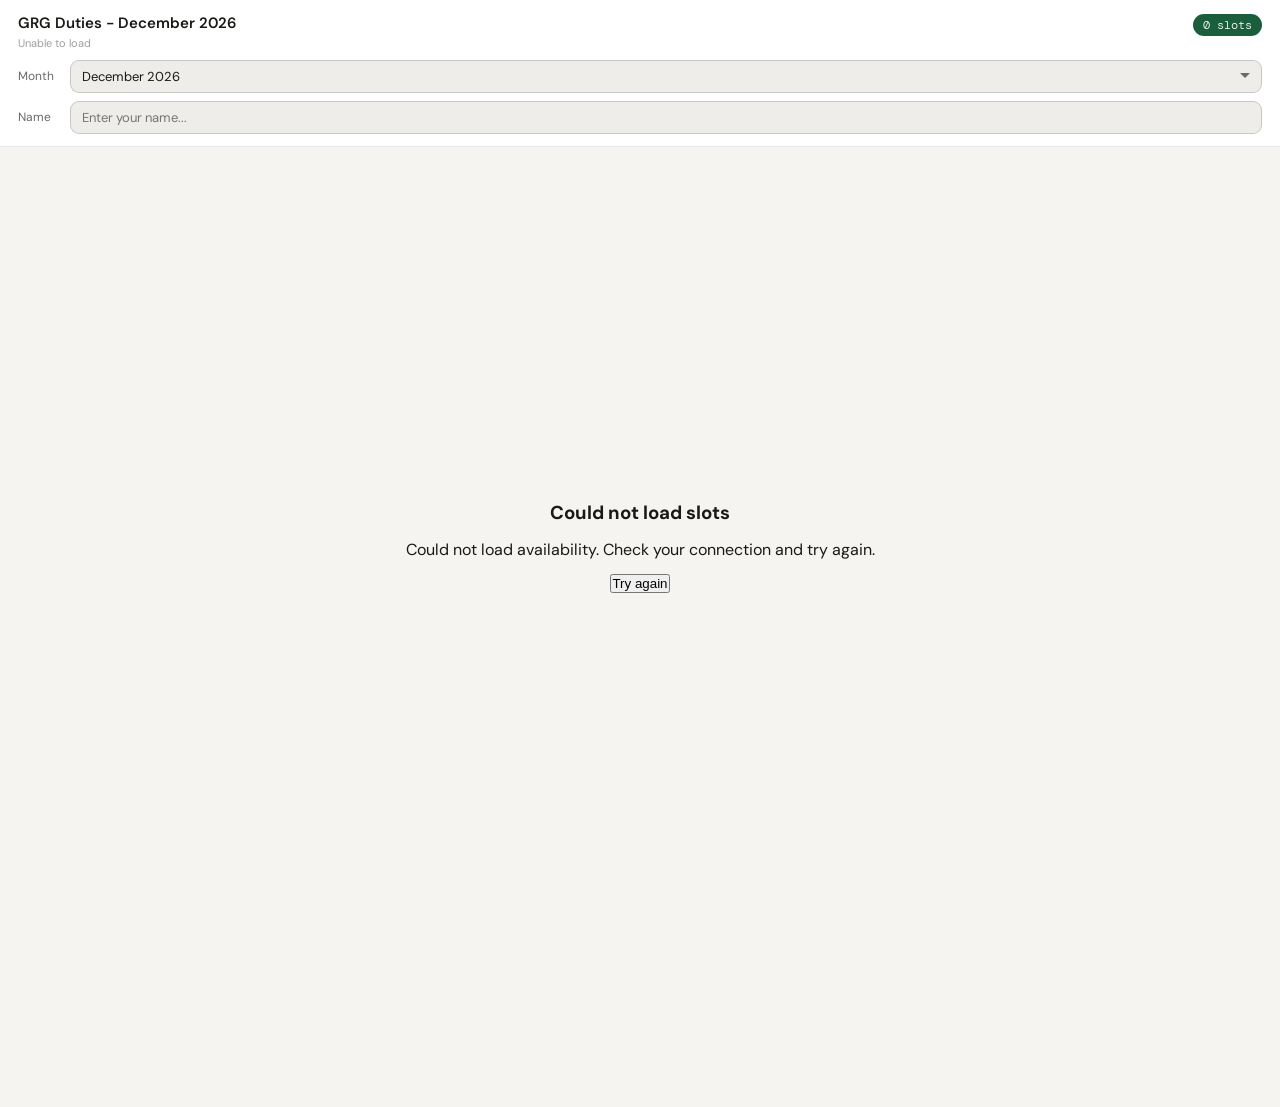
<file: grg_index.html>
<!DOCTYPE html>
<html lang="en">

<head>
  <meta charset="UTF-8">
  <meta name="viewport" content="width=device-width, initial-scale=1.0, maximum-scale=1.0">
  <title>GRG Volunteer Duty Booking</title>

    <link rel="preconnect" href="https://fonts.googleapis.com">
    <link rel="preconnect" href="https://fonts.gstatic.com" crossorigin>
    <link href="https://fonts.googleapis.com/css2?family=DM+Sans:opsz,wght@9..40,400;9..40,500;9..40,600&family=DM+Mono:wght@400;500&display=swap" rel="stylesheet">

    <link rel="stylesheet" href="grg_style.css">
    <link rel="stylesheet" href="loading_messages.css">
</head>

<body>

  <header>
    <div class="hdr-row">
      <div>
        <a href="../index.html" class="header-link">
          <div class="hdr-title" id="hdrTitle">Book GRG Duties</div>
          <div class="hdr-valid" id="hdrValid">Loading...</div>
        </a>
      </div>
      <div class="badge" id="badge">0 slots</div>
    </div>

    <div class="hdr-fields">
      <div class="field-row">
        <label for="monthSelect">Month</label>
        <select id="monthSelect" class="month-select"></select>
      </div>
      <div class="field-row">
        <label for="volName">Name</label>
        <input id="volName" class="name-input" type="text"
               placeholder="Enter your name..." maxlength="50" autocomplete="name" />
      </div>
    </div>
  </header>

  <div id="appBody"></div>

  <div class="short-duty-wrap" id="shortDutyWrap">
    <label class="short-duty-label">
      <input type="checkbox" id="shortDuty">
      <span>Short duty</span>
    </label>
  </div>

  <div class="bottom-bar" id="bottomBar">
    <div class="comment-wrap collapsed" id="commentWrap">
      <div class="comment-toggle" id="commentToggle">
        <span>Comment (optional)</span>
        <span class="comment-arrow" id="commentArrow">&#9662;</span>
      </div>
      <textarea id="volComment" class="comment-input" placeholder="Any notes for the coordinator..."></textarea>
    </div>
    <div class="bar-btns">
      <button class="btn-clear" id="clearBtn">Clear all</button>
      <button class="btn-send"  id="sendBtn">Review &amp; Send &#8594;</button>
    </div>
  </div>

  <div class="toast" id="toast">
    <span id="toastLabel">Slot removed</span>
    <button class="toast-undo" id="toastUndo">Undo</button>
  </div>

  <div class="overlay" id="overlay">
    <div class="modal">
      <div class="modal-handle"></div>
      <div class="modal-title">Your Booking Message</div>
      <div class="modal-sub">Tap WhatsApp to send your booking to the coordinator.</div>
      <div class="msg-box" id="msgBox"></div>
      <div class="copy-fb" id="copyFb"></div>
      <div class="modal-btns">
        <button class="mbtn mbtn-close" id="closeModal">&#10005;</button>
        <button class="mbtn mbtn-copy"  id="copyBtn">Copy</button>
        <a class="mbtn mbtn-wa" id="waBtn" href="#" target="_blank">WhatsApp &#8599;</a>
      </div>
    </div>
  </div>

  <!-- Load telemetry module first, then booking script -->
  <script src="grg_telemetry.js"></script>
  <script src="grg_script.js"></script>

</body>
</html>
</file>
<file: notes/styles.css>
/* =========================================================
   DAILY LOG
   Main stylesheet
   ========================================================= */


/* ---------------------------------------------------------
   1. ROOT VARIABLES
   --------------------------------------------------------- */

:root {
    color-scheme: dark;

    --background: #111820;
    --panel: #1c2732;
    --panel-secondary: #202b36;
    --panel-hover: #293744;

    --text-primary: #e5eaf0;
    --text-secondary: #8da5bb;
    --text-muted: #65798c;

    --accent: #287a63;
    --accent-hover: #329477;
    --accent-soft: rgba(40, 122, 99, 0.15);

    --border: #30404e;
    --border-subtle: #263541;

    --danger: #c65b5b;
    --danger-hover: #e06b6b;
    --danger-soft: rgba(198, 91, 91, 0.12);

    --success: #60b88c;
    --warning: #d6a65c;

    --radius-small: 6px;
    --radius-medium: 10px;
    --radius-large: 14px;

    --transition: 150ms ease;
}


/* ---------------------------------------------------------
   2. GLOBAL RESET
   --------------------------------------------------------- */

* {
    box-sizing: border-box;
}

html {
    min-height: 100%;
    scroll-behavior: smooth;
}

body {
    margin: 0;
    min-height: 100vh;

    background: var(--background);
    color: var(--text-primary);

    font-family:
        -apple-system,
        BlinkMacSystemFont,
        "Segoe UI",
        Roboto,
        Helvetica,
        Arial,
        sans-serif;

    font-size: 14px;
    line-height: 1.5;
}

button,
input,
textarea {
    font: inherit;
}

button {
    cursor: pointer;
}

button:disabled {
    opacity: 0.4;
    cursor: not-allowed;
}

input,
textarea {
    color: var(--text-primary);
}


/* ---------------------------------------------------------
   3. MAIN APPLICATION CONTAINER
   --------------------------------------------------------- */

.app-container {
    width: 100%;
    max-width: 1500px;

    min-height: 100vh;

    margin: 0 auto;
    padding: 28px 36px;

    display: flex;
    flex-direction: column;
}


/* ---------------------------------------------------------
   4. APPLICATION HEADER
   --------------------------------------------------------- */

.app-header {
    display: flex;
    justify-content: space-between;
    align-items: center;

    gap: 20px;

    margin-bottom: 28px;
}

.header-title h1 {
    margin: 0;

    font-size: 28px;
    font-weight: 650;
    letter-spacing: -0.8px;
}

.subtitle {
    margin: 3px 0 0;

    color: var(--text-secondary);
    font-size: 13px;
}

.header-actions {
    display: flex;
    align-items: center;
    gap: 9px;
}


/* ---------------------------------------------------------
   5. BUTTONS
   --------------------------------------------------------- */

.secondary-button,
.danger-button,
.icon-button {
    border: 1px solid var(--border);
    border-radius: var(--radius-small);

    background: var(--panel-secondary);
    color: var(--text-primary);

    transition:
        background var(--transition),
        border-color var(--transition),
        color var(--transition);
}

.secondary-button {
    padding: 8px 14px;
    font-size: 13px;
}

.secondary-button:hover:not(:disabled) {
    background: var(--panel-hover);
    border-color: #46596b;
}

.icon-button {
    width: 36px;
    height: 36px;

    display: inline-flex;
    align-items: center;
    justify-content: center;

    font-size: 18px;
}

.icon-button:hover:not(:disabled) {
    background: var(--panel-hover);
}

.danger-button {
    padding: 8px 13px;

    color: #e9a0a0;
    background: var(--danger-soft);
    border-color: rgba(198, 91, 91, 0.35);

    font-size: 13px;
}

.danger-button:hover:not(:disabled) {
    background: rgba(198, 91, 91, 0.23);
    border-color: var(--danger);
}


/* ---------------------------------------------------------
   6. SEARCH
   --------------------------------------------------------- */

.search-section {
    position: relative;

    width: 100%;
    margin-bottom: 24px;
}

.search-section input {
    width: 100%;
    height: 44px;

    padding: 0 45px 0 15px;

    background: var(--panel);
    border: 1px solid var(--border);
    border-radius: var(--radius-medium);

    outline: none;

    font-size: 14px;

    transition: border-color var(--transition);
}

.search-section input::placeholder {
    color: var(--text-muted);
}

.search-section input:focus {
    border-color: var(--accent);
}

#clearSearchButton {
    position: absolute;

    right: 7px;
    top: 4px;

    border: none;
    background: transparent;

    color: var(--text-secondary);
    font-size: 22px;
}


/* ---------------------------------------------------------
   7. MAIN CONTENT LAYOUT
   --------------------------------------------------------- */

.main-content {
    display: grid;

    grid-template-columns:
        minmax(320px, 0.9fr)
        minmax(350px, 1.1fr);

    gap: 20px;

    align-items: start;
}


/* ---------------------------------------------------------
   8. PANELS
   --------------------------------------------------------- */

.timeline-panel,
.editor-panel {
    background: var(--panel);

    border: 1px solid var(--border-subtle);
    border-radius: var(--radius-large);

    min-width: 0;
    overflow: hidden;
}

.timeline-panel {
    display: flex;
    flex-direction: column;
}

.editor-panel {
    position: sticky;
    top: 20px;
}


/* ---------------------------------------------------------
   9. SECTION HEADERS
   --------------------------------------------------------- */

.section-header,
.editor-header {
    display: flex;
    align-items: center;
    justify-content: space-between;

    gap: 12px;

    padding: 18px 20px;

    border-bottom: 1px solid var(--border-subtle);
}

.section-header h2,
.editor-header h2 {
    margin: 0;

    font-size: 16px;
    font-weight: 600;
}

.editor-subtitle {
    margin: 4px 0 0;

    color: var(--text-secondary);
    font-size: 12px;
}


/* ---------------------------------------------------------
   10. HIDE BLANK DAYS TOGGLE
   --------------------------------------------------------- */

.toggle-control {
    display: flex;
    align-items: center;
    gap: 8px;

    color: var(--text-secondary);
    font-size: 12px;

    cursor: pointer;
    user-select: none;
}

.toggle-control input {
    width: 15px;
    height: 15px;

    margin: 0;

    accent-color: var(--accent);
    cursor: pointer;
}


/* ---------------------------------------------------------
   11. DATE NAVIGATION
   --------------------------------------------------------- */

.date-navigation {
    display: flex;
    align-items: center;

    gap: 8px;

    padding: 13px 16px;

    border-bottom: 1px solid var(--border-subtle);
}

.date-navigation input[type="date"] {
    flex: 1;
    min-width: 0;

    height: 36px;
    padding: 5px 8px;

    background: var(--panel-secondary);

    border: 1px solid var(--border);
    border-radius: var(--radius-small);

    outline: none;

    font-size: 12px;
}

.date-navigation input[type="date"]:focus {
    border-color: var(--accent);
}


/* ---------------------------------------------------------
   12. TIMELINE
   --------------------------------------------------------- */

.timeline-list {
    padding: 12px 15px;

    min-height: 250px;
    max-height: 650px;

    overflow-y: auto;

    scrollbar-width: thin;
    scrollbar-color: var(--border) transparent;
}

.timeline-item {
    position: relative;

    padding: 13px 14px;
    margin-bottom: 7px;

    border: 1px solid transparent;
    border-radius: var(--radius-medium);

    background: transparent;

    cursor: pointer;

    transition:
        background var(--transition),
        border-color var(--transition);
}

.timeline-item:hover {
    background: var(--panel-secondary);
}

.timeline-item.selected {
    background: var(--accent-soft);
    border-color: rgba(40, 122, 99, 0.55);
}

.timeline-item:last-child {
    margin-bottom: 0;
}

.timeline-date {
    display: flex;
    align-items: center;
    justify-content: space-between;

    gap: 10px;

    margin-bottom: 5px;
}

.timeline-date strong {
    font-size: 13px;
    font-weight: 600;
}

.timeline-date .today-label {
    color: var(--accent-hover);
    font-size: 10px;
    font-weight: 600;

    text-transform: uppercase;
    letter-spacing: 0.5px;
}

.timeline-note {
    color: var(--text-secondary);

    font-size: 12px;
    line-height: 1.6;

    white-space: pre-wrap;
    overflow-wrap: anywhere;
}

.timeline-note.no-entry {
    color: var(--text-muted);
    font-style: italic;
}

.timeline-note mark {
    color: var(--text-primary);
    background: rgba(40, 122, 99, 0.55);

    border-radius: 2px;
    padding: 0 2px;
}


/* ---------------------------------------------------------
   13. TIMELINE FOOTER
   --------------------------------------------------------- */

.timeline-footer {
    padding: 13px 16px;

    border-top: 1px solid var(--border-subtle);

    display: flex;
    justify-content: center;
}

.timeline-footer button {
    width: 100%;
}


/* ---------------------------------------------------------
   14. SEARCH STATUS
   --------------------------------------------------------- */

.search-status {
    padding: 0 18px;

    color: var(--text-muted);
    font-size: 11px;
}

.search-status:not(:empty) {
    padding-top: 12px;
}


/* ---------------------------------------------------------
   15. EDITOR
   --------------------------------------------------------- */

.editor-header {
    min-height: 78px;
}

.save-status {
    display: flex;
    align-items: center;

    gap: 7px;

    color: var(--text-muted);
    font-size: 11px;

    white-space: nowrap;
}

.status-indicator {
    width: 7px;
    height: 7px;

    display: inline-block;

    background: var(--text-muted);
    border-radius: 50%;
}

.save-status.typing .status-indicator {
    background: var(--warning);
}

.save-status.saving .status-indicator {
    background: var(--warning);
    animation: pulse 0.8s infinite;
}

.save-status.saved .status-indicator {
    background: var(--success);
}

.save-status.error .status-indicator {
    background: var(--danger);
}

@keyframes pulse {
    50% {
        opacity: 0.3;
    }
}


/* ---------------------------------------------------------
   16. TEXT EDITOR
   --------------------------------------------------------- */

.editor-body {
    padding: 18px;
}

.editor-body textarea {
    display: block;

    width: 100%;
    min-height: 380px;

    padding: 16px;

    resize: vertical;

    background: var(--panel-secondary);

    border: 1px solid var(--border);
    border-radius: var(--radius-medium);

    outline: none;

    color: var(--text-primary);

    font-family:
        -apple-system,
        BlinkMacSystemFont,
        "Segoe UI",
        sans-serif;

    font-size: 14px;
    line-height: 1.8;

    white-space: pre-wrap;
    overflow-wrap: anywhere;

    transition: border-color var(--transition);
}

.editor-body textarea::placeholder {
    color: var(--text-muted);
}

.editor-body textarea:focus {
    border-color: var(--accent);
}

.editor-body textarea:disabled {
    opacity: 0.5;
    cursor: not-allowed;
}


/* ---------------------------------------------------------
   17. EDITOR FOOTER
   --------------------------------------------------------- */

.editor-footer {
    display: flex;
    justify-content: space-between;
    align-items: center;

    gap: 12px;

    margin-top: 12px;
}

.character-count {
    color: var(--text-muted);
    font-size: 11px;
}


/* ---------------------------------------------------------
   18. DELETE CONFIRMATION
   --------------------------------------------------------- */

.confirmation-panel {
    margin: 0 18px 18px;
    padding: 14px;

    background: var(--danger-soft);

    border: 1px solid rgba(198, 91, 91, 0.35);
    border-radius: var(--radius-medium);
}

.confirmation-panel p {
    margin: 0 0 13px;

    color: var(--text-primary);
    font-size: 13px;
}

.confirmation-actions {
    display: flex;
    flex-wrap: wrap;
    gap: 8px;
}

.confirmation-panel[hidden] {
    display: none;
}


/* ---------------------------------------------------------
   19. EMPTY AND LOADING STATES
   --------------------------------------------------------- */

.loading-message,
.empty-message {
    padding: 35px 15px;

    text-align: center;

    color: var(--text-muted);
    font-size: 13px;
}

.empty-message strong {
    display: block;

    margin-bottom: 5px;

    color: var(--text-secondary);
}


/* ---------------------------------------------------------
   20. APPLICATION FOOTER
   --------------------------------------------------------- */

.app-footer {
    margin-top: auto;
    padding: 28px 0 5px;

    text-align: center;

    color: var(--text-muted);
    font-size: 11px;
}

.app-footer p {
    margin: 4px 0;
}

.version-label {
    margin-top: 12px !important;

    color: var(--text-muted);
    opacity: 0.65;
}


/* ---------------------------------------------------------
   21. SCROLLBARS
   --------------------------------------------------------- */

.timeline-list::-webkit-scrollbar,
.editor-body textarea::-webkit-scrollbar {
    width: 7px;
}

.timeline-list::-webkit-scrollbar-track,
.editor-body textarea::-webkit-scrollbar-track {
    background: transparent;
}

.timeline-list::-webkit-scrollbar-thumb,
.editor-body textarea::-webkit-scrollbar-thumb {
    background: var(--border);
    border-radius: 10px;
}


/* ---------------------------------------------------------
   22. RESPONSIVE: TABLETS
   --------------------------------------------------------- */

@media (max-width: 950px) {

    .app-container {
        padding: 22px;
    }

    .main-content {
        grid-template-columns: 1fr;
    }

    .editor-panel {
        position: static;
    }

    .timeline-list {
        max-height: 450px;
    }

    .editor-body textarea {
        min-height: 300px;
    }

}


/* ---------------------------------------------------------
   23. RESPONSIVE: MOBILE
   --------------------------------------------------------- */

@media (max-width: 600px) {

    .app-container {
        padding: 15px 12px;
    }

    .app-header {
        align-items: flex-start;
        flex-direction: column;

        gap: 14px;

        margin-bottom: 20px;
    }

    .header-title h1 {
        font-size: 25px;
    }

    .header-actions {
        width: 100%;
    }

    .header-actions button {
        flex: 1;
    }

    .search-section {
        margin-bottom: 17px;
    }

    .section-header,
    .editor-header {
        padding: 15px;
    }

    .section-header {
        align-items: flex-start;
        flex-direction: column;

        gap: 10px;
    }

    .date-navigation {
        gap: 5px;
        padding: 10px;
    }

    .date-navigation .icon-button {
        width: 32px;
        height: 34px;
    }

    .date-navigation input[type="date"] {
        font-size: 11px;
    }

    .date-navigation .secondary-button {
        padding: 7px 9px;
        font-size: 11px;
    }

    .timeline-list {
        padding: 10px;
        max-height: 400px;
    }

    .timeline-item {
        padding: 12px;
    }

    .editor-body {
        padding: 12px;
    }

    .editor-body textarea {
        min-height: 260px;

        padding: 12px;

        font-size: 14px;
    }

    .editor-footer {
        align-items: flex-start;
        flex-direction: column;
    }

    .app-footer {
        padding-top: 22px;
    }

}


/* ---------------------------------------------------------
   24. IMPORT/EXPORT BUTTONS
   --------------------------------------------------------- */


.data-actions {
    display: flex;
    justify-content: center;
    gap: 12px;
    padding: 24px 16px;
    margin-top: 20px;
    border-top: 1px solid var(--border);
}

.data-actions button {
    min-width: 130px;
}

@media (max-width: 480px) {
    .data-actions {
        flex-direction: column;
    }

    .data-actions button {
        width: 100%;
    }
}


/* ---------------------------------------------------------
   25. ACCESSIBILITY
   --------------------------------------------------------- */

button:focus-visible,
input:focus-visible,
textarea:focus-visible {
    outline: 2px solid var(--accent-hover);
    outline-offset: 2px;
}

@media (prefers-reduced-motion: reduce) {

    *,
    *::before,
    *::after {
        scroll-behavior: auto !important;
        animation-duration: 0.01ms !important;
        transition-duration: 0.01ms !important;
    }

}
</file>
<file: cg_style.css>
/* ════════════════════════════════════════════════════════════════════════════
   RESET & BOX SIZING
   Base reset for all elements
   ════════════════════════════════════════════════════════════════════════════ */

*, *::before, *::after {
  box-sizing: border-box;
  margin: 0;
  padding: 0;
}


/* ════════════════════════════════════════════════════════════════════════════
   CSS VARIABLES
   Color palette, spacing, and design tokens
   ════════════════════════════════════════════════════════════════════════════ */

:root {
  --bg:           #F5F4F0;
  --surface:      #FFFFFF;
  --surface2:     #EEEDEA;
  --border:       rgba(0,0,0,0.09);
  --border-mid:   rgba(0,0,0,0.16);
  --text:         #1A1916;
  --text-muted:   #6B6A66;
  --text-faint:   #A09F9C;
  --accent:       #1B5E3B;
  --accent-hover: #14472C;
  --accent-light: #E3EFE9;
  --accent-text:  #0E3D25;

  /*--course-bg:      #FAF3FB;*/
  /*--course-text:    #0D3D6B;*/
  --course-bg:      #4A90D9;
  --course-text:    #FAF3FB;
  --course-border:  #4A90D9;
  /*--guiding-bg:     #FAF3DE;*/
  /*--guiding-text:   #27500A;*/
  --guiding-bg:     #dbcf63;
  --guiding-bg:     #f1ecb8;
  --guiding-text: #43403b;
  --guiding-border: #dbcf63;
  --course-card-bg:  #e3e7eb;
  --guiding-card-bg: #f5FBF0;

  --avail-bg:     #d6ebd4;
  --avail-bg:     #edf1ea;
  --avail-text:   #27500A;
  --avail-border: #639922;
  --partial-bg: #faecda;
  --partial-text: #633806;
  --partial-border: #BA7517;
  --full-bg:      #EEEDEA;
  --full-text:    #9E9D9A;
  --full-border:  #C8C7C3;
  --sel-bg:       #1B5E3B;
  --sel-text:     #FFFFFF;
  --sel-border:   #0E3D25;
  --selfull-bg:   #3A3A37;
  --selfull-text: #FFFFFF;
  --selfull-border: #2A2A28;

  --radius:    14px;
  --radius-sm: 9px;
}


/* ════════════════════════════════════════════════════════════════════════════
   BODY
   Page-level styling and layout
   ════════════════════════════════════════════════════════════════════════════ */

body {
  font-family: 'DM Sans', sans-serif;
  background: var(--bg);
  color: var(--text);
  min-height: 100vh;
  padding-bottom: 160px;
  -webkit-font-smoothing: antialiased;
}


/* ════════════════════════════════════════════════════════════════════════════
   HEADER
   Top navigation and title bar
   ════════════════════════════════════════════════════════════════════════════ */

header {
  background: var(--surface);
  border-bottom: 1px solid var(--border);
  padding: 14px 18px 12px;
  position: sticky;
  top: 0;
  z-index: 100;
}

.header-link {
  display: block;
  color: inherit;
  text-decoration: none;
}

.header-link:visited,
.header-link:hover,
.header-link:active,
.header-link:focus {
  color: inherit;
  text-decoration: none;
}

.hdr-row {
  display: flex;
  align-items: flex-start;
  justify-content: space-between;
  gap: 10px;
}

.hdr-title {
  font-size: 15px;
  font-weight: 600;
  line-height: 1.3;
}

.hdr-valid {
  font-size: 11px;
  color: var(--text-faint);
  margin-top: 2px;
}


/* ════════════════════════════════════════════════════════════════════════════
   BADGE
   Selection counter badge
   ════════════════════════════════════════════════════════════════════════════ */

.badge {
  background: var(--accent);
  color: #fff;
  font-size: 12px;
  font-weight: 300;
  font-family: 'DM Mono', monospace;
  padding: 3px 10px;
  border-radius: 99px;
  white-space: nowrap;
  flex-shrink: 0;
}


/* ════════════════════════════════════════════════════════════════════════════
   HEADER FIELDS
   Input fields for name and month selection
   ════════════════════════════════════════════════════════════════════════════ */

.hdr-fields {
  margin-top: 10px;
  display: flex;
  flex-direction: column;
  gap: 8px;
}

.field-row {
  display: flex;
  align-items: center;
  gap: 8px;
}

.field-row label {
  font-size: 12px;
  color: var(--text-muted);
  white-space: nowrap;
  flex-shrink: 0;
  width: 44px;
}

.name-input {
  flex: 1;
  font-family: 'DM Sans', sans-serif;
  font-size: 13px;
  padding: 7px 11px;
  border: 1px solid var(--border-mid);
  border-radius: var(--radius-sm);
  background: var(--surface2);
  color: var(--text);
  outline: none;
  min-width: 0;
  transition: border-color 0.15s;
}

.name-input:focus {
  border-color: var(--accent);
}

.name-input.error {
  border-color: #D94F4F;
}


/* ════════════════════════════════════════════════════════════════════════════
   STATE SCREENS
   Loading, error, and unavailable states
   ════════════════════════════════════════════════════════════════════════════ */

.state-screen {
  min-height: calc(100vh - 100px);
  display: flex;
  flex-direction: column;
  align-items: center;
  justify-content: center;
  padding: 64px 24px;
  gap: 14px;
  text-align: center;
}

/*.spinner {*/
/*  width: 28px;*/
/*  height: 28px;*/
/*  border: 2.5px solid var(--border-mid);*/
/*  border-top-color: var(--accent);*/
/*  border-radius: 50%;*/
/*  animation: spin 0.75s linear infinite;*/
/*}*/

/*@keyframes spin {*/
/*  to {*/
/*    transform: rotate(360deg);*/
/*  }*/
/*}*/

.state-title {
  font-size: 15px;
  font-weight: 500;
}

.state-sub {
  font-size: 13px;
  color: var(--text-muted);
  line-height: 1.55;
  max-width: 280px;
}

.btn-retry {
  padding: 9px 22px;
  border-radius: var(--radius-sm);
  border: 1px solid var(--border-mid);
  background: var(--surface);
  font-family: 'DM Sans', sans-serif;
  font-size: 13px;
  font-weight: 500;
  cursor: pointer;
  color: var(--text);
}


/* ════════════════════════════════════════════════════════════════════════════
   EVENT LIST & CARDS
   Event card container and styling
   ════════════════════════════════════════════════════════════════════════════ */

.list {
  padding: 12px 14px;
  display: flex;
  flex-direction: column;
  gap: 10px;
}

.event-card {
  border-radius: var(--radius);
  border: 3px solid var(--border);
  overflow: hidden;
  background: var(--surface);
}

.event-card.course {
  background: var(--course-card-bg);
  border-color: rgba(74,144,217,0.2);
}

.event-card.guiding {
  background: var(--guiding-card-bg);
  border-color: rgba(99,153,34,0.2);
}

.event-header {
  padding: 10px 14px;
  display: flex;
  align-items: flex-start;
  justify-content: space-between;
  gap: 10px;
  border-bottom: 1px solid var(--border);
}

.event-date {
  font-size: 15px;
  font-weight: 600;
  font-family: 'DM Mono', monospace;
  letter-spacing: .01em;
}

.event-time {
  font-size: 14px;
  font-weight: 400;
  color: var(--text-muted);
  font-family: 'DM Mono', monospace;
  margin-top: 5px;
}

.type-tag {
  font-size: 10px;
  font-weight: 600;
  padding: 3px 9px;
  border-radius: 99px;
  text-transform: uppercase;
  letter-spacing: 0.06em;
  white-space: nowrap;
  flex-shrink: 0;
}

.type-tag.course {
  background: var(--course-bg);
  color: var(--course-text);
  border: 2px solid var(--course-border);
  box-shadow: 5px 6px 6px rgba(0, 0, 0, 0.2);
}

.type-tag.guiding {
  background: var(--guiding-bg);
  color: var(--guiding-text);
  border: 2px solid var(--guiding-border);
  box-shadow: 5px 6px 6px rgba(0, 0, 0, 0.2);
}

.event-body {
  padding: 10px 14px 2px;
  display: flex;
  flex-direction: column;
  gap: 3px;
}

.event-school {
  font-size: 14px;
  font-weight: 600;
  color: var(--text);
  margin-bottom: 5px;
}

.event-sub {
  font-size: 12px;
  color: var(--text-muted);
  display: flex;
  gap: 10px;
  flex-wrap: wrap;
}

.event-detail {
  font-size: 12px;
  color: var(--text-muted);
  margin-top: 2px;
}

.event-meta {
  display: flex;
  gap: 12px;
  margin-top: 5px;
  flex-wrap: wrap;
  padding-bottom: 10px;
}

.meta-item {
  font-size: 11px;
  color: var(--text-faint);
}

.meta-item strong {
  color: var(--text-muted);
  font-weight: 500;
}


/* ════════════════════════════════════════════════════════════════════════════
   BOOK BUTTON
   Event booking button with availability states
   ════════════════════════════════════════════════════════════════════════════ */

.book-row {
  padding: 10px 12px;
  border-top: 1px solid var(--border);
}

.book-btn {
  display: flex;
  align-items: center;
  justify-content: space-between;
  padding: 10px 13px;
  border-radius: var(--radius-sm);
  border: 1.5px solid transparent;
  cursor: pointer;
  font-family: 'DM Sans', sans-serif;
  font-size: 13px;
  font-weight: 500;
  width: 100%;
  transition: transform 0.1s;
  -webkit-tap-highlight-color: transparent;
  user-select: none;
}

.book-btn:active:not(.full) {
  transform: scale(0.975);
}

/*.book-btn.avail {*/
/*  font-size: 14px;*/
/*  font-weight: 600;*/
/*  background: var(--avail-bg);*/
/*  color: var(--avail-text);*/
/*  border-color: var(--avail-border);*/
/*  !*background-color: #eaebef;*!*/
/*  !*background-image:*!*/
/*  !*  repeating-linear-gradient(*!*/
/*  !*    45deg,*!*/
/*  !*    transparent 0,*!*/
/*  !*    transparent 5px,*!*/
/*  !*    rgba(255,255,255,.15) 5px,*!*/
/*  !*    rgba(255,255,255,.15) 7px*!*/
/*  !*  ),*!*/
/*  !*  repeating-linear-gradient(*!*/
/*  !*    -45deg,*!*/
/*  !*    transparent 0,*!*/
/*  !*    transparent 5px,*!*/
/*  !*    rgba(255,255,255,.15) 5px,*!*/
/*  !*    rgba(255,255,255,.15) 7px*!*/
/*  !*  );*!*/

/*  !*  background-color: #e8dfc8;*!*/

/*    background-color: #f1eeeb;*/

/*    background-image:*/
/*      !* tiny fibers *!*/
/*      repeating-linear-gradient(*/
/*        93deg,*/
/*        transparent 0 5px,*/
/*        rgba(80, 65, 40, .025) 5px 6px*/
/*      ),*/

/*      !* paper flecks *!*/
/*      radial-gradient(*/
/*        rgba(70, 55, 35, .08) .5px,*/
/*        transparent .8px*/
/*      ),*/

/*      !* gentle surface variation *!*/
/*      linear-gradient(*/
/*        135deg,*/
/*        rgba(255,255,255,.12),*/
/*        rgba(0,0,0,.04)*/
/*      );*/

/*    background-size: auto, 5px 5px, 100% 100%;*/

/*    border: 1px solid #c8bda5;*/
/*    box-shadow:*/
/*      inset 0 1px rgba(255,255,255,.5),*/
/*      0 1px 2px rgba(0,0,0,.12);*/
/*}*/

.book-btn.avail {
  font-size: 14px;
  font-weight: 600;
  background-color: #f1eeeb;
  color: var(--avail-text);
  border-color: #c8bda5;

  background-image: url("data:image/svg+xml,%3Csvg xmlns='http://www.w3.org/2000/svg' width='120' height='120' viewBox='0 0 120 120'%3E%3Cfilter id='paper'%3E%3CfeTurbulence type='fractalNoise' baseFrequency='0.65' numOctaves='4' seed='8' stitchTiles='stitch'/%3E%3CfeColorMatrix type='saturate' values='0'/%3E%3CfeComponentTransfer%3E%3CfeFuncA type='table' tableValues='0 0.9'/%3E%3C/feComponentTransfer%3E%3C/filter%3E%3Crect width='100%25' height='100%25' filter='url(%23paper)' opacity='.35'/%3E%3C/svg%3E");

  box-shadow:
    inset 0 1px rgba(255,255,255,.5),
    0 1px 2px rgba(0,0,0,.12);
}


.book-btn.partial {
  background: var(--partial-bg);
  color: var(--partial-text);
  border-color: var(--partial-border);
}

.book-btn.full {
  background: var(--full-bg);
  color: var(--full-text);
  border-color: var(--full-border);
  cursor: not-allowed;
}

.book-btn.sel {
  background: var(--sel-bg);
  color: var(--sel-text);
  border-color: var(--sel-border);
}

.book-btn.selfull {
  background: var(--selfull-bg);
  color: var(--selfull-text);
  border-color: var(--selfull-border);
}

.book-label {
  font-size: 11px;
  opacity: 0.82;
}

.book-icon {
  font-size: 30px;
  line-height: 1;
}


/* ════════════════════════════════════════════════════════════════════════════
   COMMENT SECTION
   Comment toggle and input field
   ════════════════════════════════════════════════════════════════════════════ */

.comment-wrap {
  padding: 0 14px 8px;
  transition: all 0.2s ease;
}

.comment-toggle {
  font-size: 12px;
  color: var(--text-muted);
  display: flex;
  justify-content: space-between;
  align-items: center;
  padding: 6px 2px;
  cursor: pointer;
  user-select: none;
}

.comment-arrow {
  font-size: 12px;
  transition: transform 0.2s ease;
}

.comment-wrap.collapsed .comment-input {
  display: none;
}

.comment-wrap.expanded .comment-arrow {
  transform: rotate(180deg);
}

.comment-input {
  width: 100%;
  margin-top: 6px;
  font-family: 'DM Sans', sans-serif;
  font-size: 13px;
  padding: 9px 11px;
  border: 1px solid var(--border-mid);
  border-radius: var(--radius-sm);
  background: var(--surface2);
  color: var(--text);
  outline: none;
  resize: none;
  height: 68px;
  transition: border-color 0.15s;
}

.comment-input:focus {
  border-color: var(--accent);
}


/* ════════════════════════════════════════════════════════════════════════════
   BOTTOM BAR
   Fixed bottom action bar with buttons
   ════════════════════════════════════════════════════════════════════════════ */

.bottom-bar {
  position: fixed;
  bottom: 0;
  left: 0;
  right: 0;
  background: var(--surface);
  border-top: 1px solid var(--border);
  padding: 10px 16px 22px;
  z-index: 200;
  display: none;
  flex-direction: column;
  gap: 8px;
}

.bottom-bar.show {
  display: flex;
}

.bar-btns {
  display: flex;
  gap: 8px;
}


/* ════════════════════════════════════════════════════════════════════════════
   BUTTONS
   Primary send and clear buttons
   ════════════════════════════════════════════════════════════════════════════ */

.btn-send {
  flex: 1;
  background: var(--accent);
  color: #fff;
  border: none;
  border-radius: var(--radius);
  padding: 14px;
  font-family: 'DM Sans', sans-serif;
  font-size: 15px;
  font-weight: 600;
  cursor: pointer;
  transition: background 0.15s;
  -webkit-tap-highlight-color: transparent;
}

.btn-send:active {
  background: var(--accent-hover);
}

.btn-clear {
  background: var(--surface2);
  color: var(--text-muted);
  border: 1.5px solid var(--border-mid);
  border-radius: var(--radius);
  padding: 14px 18px;
  font-family: 'DM Sans', sans-serif;
  font-size: 14px;
  font-weight: 500;
  cursor: pointer;
  white-space: nowrap;
  -webkit-tap-highlight-color: transparent;
}

.btn-clear:active {
  opacity: 0.7;
}


/* ════════════════════════════════════════════════════════════════════════════
   TOAST
   Notification toast with undo action
   ════════════════════════════════════════════════════════════════════════════ */

.toast {
  position: fixed;
  bottom: 130px;
  left: 50%;
  transform: translateX(-50%);
  background: #2C2C2A;
  color: #fff;
  font-size: 13px;
  padding: 9px 16px;
  border-radius: 99px;
  display: flex;
  align-items: center;
  gap: 12px;
  z-index: 250;
  opacity: 0;
  pointer-events: none;
  transition: opacity 0.2s;
  white-space: nowrap;
  max-width: calc(100vw - 32px);
}

.toast.show {
  opacity: 1;
  pointer-events: auto;
}

.toast-undo {
  background: none;
  border: none;
  color: #7FF6BE;
  font-family: 'DM Sans', sans-serif;
  font-size: 13px;
  font-weight: 600;
  cursor: pointer;
  padding: 0;
}


/* ════════════════════════════════════════════════════════════════════════════
   MODAL & OVERLAY
   Share modal dialog and backdrop
   ════════════════════════════════════════════════════════════════════════════ */

.overlay {
  display: none;
  position: fixed;
  inset: 0;
  background: rgba(0,0,0,0.48);
  z-index: 300;
  align-items: flex-end;
  justify-content: center;
}

.overlay.open {
  display: flex;
}

.modal {
  background: var(--surface);
  border-radius: var(--radius) var(--radius) 0 0;
  width: 100%;
  max-width: 620px;
  padding: 18px 18px 32px;
  max-height: 88vh;
  display: flex;
  flex-direction: column;
  gap: 12px;
}

.modal-handle {
  width: 36px;
  height: 4px;
  background: var(--border-mid);
  border-radius: 99px;
  margin: 0 auto 2px;
}

.modal-title {
  font-size: 16px;
  font-weight: 600;
}

.modal-sub {
  font-size: 12px;
  color: var(--text-muted);
  margin-top: -6px;
}

.msg-box {
  background: var(--surface2);
  border: 1px solid var(--border);
  border-radius: var(--radius-sm);
  padding: 14px;
  font-family: 'DM Mono', monospace;
  font-size: 12px;
  line-height: 1.65;
  color: var(--text);
  white-space: pre-wrap;
  overflow-y: auto;
  max-height: 38vh;
  flex: 1;
}

.modal-btns {
  display: flex;
  gap: 8px;
}

.mbtn {
  flex: 1;
  padding: 12px 8px;
  border-radius: var(--radius-sm);
  font-family: 'DM Sans', sans-serif;
  font-size: 13px;
  font-weight: 600;
  cursor: pointer;
  border: 1.5px solid var(--border-mid);
  text-align: center;
  text-decoration: none;
  display: flex;
  align-items: center;
  justify-content: center;
  gap: 5px;
  -webkit-tap-highlight-color: transparent;
  transition: opacity 0.15s;
}

.mbtn:active {
  opacity: 0.75;
}

.mbtn-close {
  background: var(--surface);
  color: var(--text-muted);
  flex: 0.55;
}

.mbtn-copy {
  background: var(--surface2);
  color: var(--text);
}

.mbtn-wa {
  background: #25D366;
  color: #fff;
  border-color: #1DA851;
}

.copy-fb {
  font-size: 11px;
  color: var(--accent);
  text-align: center;
  min-height: 15px;
}
</file>
<file: loading_messages.css>
/* ════════════════════════════════════════════════════════════════════════════
   LOADING STATE STYLING
   Follows the layout, spacing, and colour system from grg_style.css
   ════════════════════════════════════════════════════════════════════════════ */


/* ════════════════════════════════════════════════════════════════════════════
   LOADING SCREEN
   Uses the same geometry as .state-screen in grg_style.css
   ════════════════════════════════════════════════════════════════════════════ */

.state-screen.loading {
  min-height: calc(100vh - 100px);
  display: flex;
  flex-direction: column;
  align-items: center;
  justify-content: center;
  padding: 64px 24px;
  gap: 14px;
  text-align: center;
  background: var(--bg);
}


/* ════════════════════════════════════════════════════════════════════════════
   SPINNER
   Uses the same border/accent colours as the main stylesheet
   ════════════════════════════════════════════════════════════════════════════ */

.loading-spinner {
  width: 28px;
  height: 28px;
  border: 2.5px solid var(--border-mid);
  border-top-color: var(--accent);
  border-radius: 50%;
  animation: spin 0.75s linear infinite;
}

@keyframes spin {
  to {
    transform: rotate(360deg);
  }
}


/* ════════════════════════════════════════════════════════════════════════════
   LOADING MESSAGE
   Matches the main state's typography
   ════════════════════════════════════════════════════════════════════════════ */

.loading-message {
  font-size: 15px;
  font-weight: 500;
  color: var(--text);
  text-align: center;
  max-width: 280px;
  line-height: 1.55;
  min-height: 0;
  display: flex;
  align-items: center;
  justify-content: center;
  animation: fadeInOut 0.5s ease-in-out;
}

@keyframes fadeInOut {
  0% {
    opacity: 0.7;
  }

  50% {
    opacity: 1;
  }

  100% {
    opacity: 0.7;
  }
}


/* ════════════════════════════════════════════════════════════════════════════
   LOADING SUBTEXT
   Matches .state-sub from the main stylesheet
   ════════════════════════════════════════════════════════════════════════════ */

.loading-subtext {
  font-size: 13px;
  color: var(--text-muted);
  line-height: 1.55;
  max-width: 280px;
  text-align: center;
}


/* ════════════════════════════════════════════════════════════════════════════
   ACCESSIBILITY
   Respect users who prefer reduced motion
   ════════════════════════════════════════════════════════════════════════════ */

@media (prefers-reduced-motion: reduce) {
  .loading-spinner {
    /*animation: none;*/
    animation: spin 0.75s linear infinite;
    border-top-color: var(--text);
  }

  .loading-message {
    animation: none;
    opacity: 1;
  }
}
/*}*/
</file>
<file: grg_style.css>
/* ════════════════════════════════════════════════════════════════════════════
   RESET & BOX SIZING
   Base reset for all elements
   ════════════════════════════════════════════════════════════════════════════ */

*, *::before, *::after {
  box-sizing: border-box;
  margin: 0;
  padding: 0;
}


/* ════════════════════════════════════════════════════════════════════════════
   CSS VARIABLES
   Color palette, spacing, and design tokens
   ════════════════════════════════════════════════════════════════════════════ */

:root {
  --bg:           #F5F4F0;
  --surface:      #FFFFFF;
  --surface2:     #EEEDEA;
  --border:       rgba(0,0,0,0.09);
  --border-mid:   rgba(0,0,0,0.16);
  --text:         #1A1916;
  --text-muted:   #6B6A66;
  --text-faint:   #A09F9C;
  --accent:       #1B5E3B;
  --accent-hover: #14472C;
  --accent-light: #E3EFE9;
  --accent-text:  #0E3D25;

  --avail-bg:     #EAF3DE;
  --avail-bg:     #e1f3de;
  --avail-text:   #27500A;
  --avail-border: #639922;
  --partial-bg:   #FAEEDA;
  --partial-text: #633806;
  --partial-border: #BA7517;
  --full-bg:      #EEEDEA;
  --full-text:    #9E9D9A;
  --full-border:  #C8C7C3;
  --sel-bg:       #1B5E3B;
  --sel-text:     #FFFFFF;
  --sel-border:   #0E3D25;
  --selfull-bg:   #3A3A37;
  --selfull-text: #FFFFFF;
  --selfull-border: #2A2A28;

  --radius:    14px;
  --radius-sm: 9px;
}


/* ════════════════════════════════════════════════════════════════════════════
   BODY
   Page-level styling and layout
   ════════════════════════════════════════════════════════════════════════════ */

body {
  font-family: 'DM Sans', sans-serif;
  background: var(--bg);
  color: var(--text);
  min-height: 100vh;
  padding-bottom: 160px;
  -webkit-font-smoothing: antialiased;
}


/* ════════════════════════════════════════════════════════════════════════════
   HEADER
   Top navigation and title bar
   ════════════════════════════════════════════════════════════════════════════ */

header {
  background: var(--surface);
  border-bottom: 1px solid var(--border);
  padding: 14px 18px 12px;
  position: sticky;
  top: 0;
  z-index: 100;
}

.header-link {
  color: inherit;
  text-decoration: none;
  display: block;
}

.header-link:visited,
.header-link:hover,
.header-link:active,
.header-link:focus {
  color: inherit;
  text-decoration: none;
}

.hdr-row {
  display: flex;
  align-items: flex-start;
  justify-content: space-between;
  gap: 10px;
}

.hdr-title {
  font-size: 15px;
  font-weight: 600;
  line-height: 1.3;
}

.hdr-valid {
  font-size: 11px;
  color: var(--text-faint);
  margin-top: 2px;
}


/* ════════════════════════════════════════════════════════════════════════════
   BADGE
   Selection counter badge
   ════════════════════════════════════════════════════════════════════════════ */

.badge {
  background: var(--accent);
  color: #fff;
  font-size: 12px;
  font-weight: 300;
  font-family: 'DM Mono', monospace;
  padding: 3px 10px;
  border-radius: 99px;
  white-space: nowrap;
  flex-shrink: 0;
}


/* ════════════════════════════════════════════════════════════════════════════
   HEADER FIELDS
   Input fields for name and month selection
   ════════════════════════════════════════════════════════════════════════════ */

.hdr-fields {
  margin-top: 10px;
  display: flex;
  flex-direction: column;
  gap: 8px;
}

.field-row {
  display: flex;
  align-items: center;
  gap: 8px;
}

.field-row label {
  font-size: 12px;
  color: var(--text-muted);
  white-space: nowrap;
  flex-shrink: 0;
  width: 44px;
}

.name-input,
.month-select {
  flex: 1;
  font-family: 'DM Sans', sans-serif;
  font-size: 13px;
  padding: 7px 11px;
  border: 1px solid var(--border-mid);
  border-radius: var(--radius-sm);
  background: var(--surface2);
  color: var(--text);
  outline: none;
  min-width: 0;
  transition: border-color 0.15s;
}

.name-input:focus,
.month-select:focus {
  border-color: var(--accent);
}

.name-input.error {
  border-color: #D94F4F;
}

.month-select {
  cursor: pointer;
  appearance: none;
  -webkit-appearance: none;
  background-image: url("data:image/svg+xml,%3Csvg xmlns='http://www.w3.org/2000/svg' width='12' height='12' viewBox='0 0 12 12'%3E%3Cpath fill='%236B6A66' d='M6 8L1 3h10z'/%3E%3C/svg%3E");
  background-repeat: no-repeat;
  background-position: right 10px center;
  background-color: var(--surface2);
  padding-right: 28px;
}


/* ════════════════════════════════════════════════════════════════════════════
   STATE SCREENS
   Loading, error, and unavailable states
   ════════════════════════════════════════════════════════════════════════════ */

/*.state-screen {*/
/*  display: flex;*/
/*  flex-direction: column;*/
/*  align-items: center;*/
/*  justify-content: center;*/
/*  padding: 64px 24px;*/
/*  gap: 14px;*/
/*  text-align: center;*/
/*}*/

/*attempt to centralise*/
.state-screen {
  min-height: calc(100vh - 100px);
  display: flex;
  flex-direction: column;
  align-items: center;
  justify-content: center;
  padding: 64px 24px;
  gap: 14px;
  text-align: center;
}


.spinner {
  width: 28px;
  height: 28px;
  border: 2.5px solid var(--border-mid);
  border-top-color: var(--accent);
  border-radius: 50%;
  animation: spin 0.75s linear infinite;
}

@keyframes spin {
  to {
    transform: rotate(360deg);
  }
}

.state-title {
  font-size: 15px;
  font-weight: 500;
}

.state-sub {
  font-size: 13px;
  color: var(--text-muted);
  line-height: 1.55;
  max-width: 280px;
}

.btn-retry {
  padding: 9px 22px;
  border-radius: var(--radius-sm);
  border: 1px solid var(--border-mid);
  background: var(--surface);
  font-family: 'DM Sans', sans-serif;
  font-size: 13px;
  font-weight: 500;
  cursor: pointer;
  color: var(--text);
}


/* ════════════════════════════════════════════════════════════════════════════
   DAY LIST & CARDS
   Day card container and styling
   ════════════════════════════════════════════════════════════════════════════ */

.list {
  padding: 12px 14px;
  display: flex;
  flex-direction: column;
  gap: 10px;
}

.day-card {
  background: var(--surface);
  border-radius: var(--radius);
  border: 1px solid var(--border);
  overflow: hidden;
  /*border-bottom: 5px solid var(--border);*/
  border-top: 1px solid var(--accent);
}

.day-header {
  padding: 10px 14px;
  display: flex;
  align-items: center;
  justify-content: space-between;
  /*border-bottom: 1px solid var(--border);*/

}

.day-left {
  display: flex;
  align-items: center;
  gap: 10px;
}

.day-num {
  font-size: 22px;
  font-weight: 600;
  font-family: 'DM Mono', monospace;
  line-height: 1;
  min-width: 28px;
  letter-spacing: 0.1em;
}

.day-weekday {
  /*font-size: 15px;*/
  font-size: 18px;
  font-weight: 600;
  color: var(--text-muted);
  text-transform: uppercase;
  /*letter-spacing: 0.07em;*/
  letter-spacing: 0.2em;
}

/*.day-card.weekend .day-header {*/
/*  background: #a5d4e8;*/
/*}*/

.day-card.weekend {
  background: #ebf9ff;
}

.supervisor {
  color: var(--text-faint);
  font-weight: 400;
  letter-spacing: normal;
  text-transform: none;
  margin-left: 8px;
}

.supervisor::before {
  content: "·";
  margin-right: 8px;
}

/*targets text*/
/*.supervisor.meeting {*/
/*  color: red;*/
/*}*/
/*targets card*/
.day-card:has(.meeting) {
  background: #FFF5F5FF;
}
.day-card:has(.meeting) {
  background: #F9F8F5;
  border-top-color: #A09F9C;
}

.no-duties {
  color: var(--text-faint);
  text-align: center;
  font-size: 12px;
  padding: 4px 0;
}



.day-pill {
  font-size: 11px;
  font-family: 'DM Mono', monospace;
  font-weight: 500;
  color: var(--accent-text);
  background: var(--accent-light);
  padding: 2px 8px;
  border-radius: 99px;
  display: none;
}

.day-pill.on {
  display: inline-block;
}


/* ════════════════════════════════════════════════════════════════════════════
   SLOTS
   Time slot buttons and availability display
   ════════════════════════════════════════════════════════════════════════════ */

.slots {
  padding: 10px 12px;
  display: flex;
  flex-direction: column;
  gap: 6px;
}

.slot-btn {
  display: flex;
  align-items: center;
  justify-content: space-between;
  padding: 10px 13px;
  border-radius: var(--radius-sm);
  border: 1.5px solid transparent;
  cursor: pointer;
  font-family: 'DM Sans', sans-serif;
  font-size: 13px;
  font-weight: 500;
  width: 100%;
  transition: transform 0.1s;
  -webkit-tap-highlight-color: transparent;
  user-select: none;
}

.slot-btn:active:not(.full) {
  transform: scale(0.975);
}

.slot-btn.avail {
  background: var(--avail-bg);
  color: var(--avail-text);
  border-color: var(--avail-border);
}

.slot-btn.partial {
  background: var(--partial-bg);
  color: var(--partial-text);
  border-color: var(--partial-border);
}

.slot-btn.full {
  background: var(--full-bg);
  color: var(--full-text);
  border-color: var(--full-border);
  cursor: not-allowed;
}

.slot-btn.sel {
  background: var(--sel-bg);
  color: var(--sel-text);
  border-color: var(--sel-border);
}

.slot-btn.selfull {
  background: var(--selfull-bg);
  color: var(--selfull-text);
  border-color: var(--selfull-border);
}

.slot-time {
  font-family: 'DM Mono', monospace;
  font-size: 12px;
  letter-spacing: 0.02em;
}

.slot-right {
  display: flex;
  align-items: center;
  gap: 8px;
}

.slot-label {
  font-size: 11px;
  opacity: 0.82;
}

.slot-icon {
  font-size: 15px;
  line-height: 1;
}

.slot-btn.disabled {
  background: #F5F4F0;
  color: var(--text-faint);
  border-color: var(--border);
  cursor: default;
}

.slot-btn.disabled .slot-label,
.slot-btn.disabled .slot-icon {
  opacity: 0.5;
}

.empty-day {
  padding: 10px 14px 13px;
  font-size: 12px;
  color: var(--text-faint);
  font-style: italic;
}


/* ════════════════════════════════════════════════════════════════════════════
   COMMENT SECTION
   Comment toggle and input field
   ════════════════════════════════════════════════════════════════════════════ */

.comment-wrap {
  padding: 0 14px 8px;
  transition: all 0.2s ease;
}

.comment-toggle {
  font-size: 12px;
  color: var(--text-muted);
  display: flex;
  justify-content: space-between;
  align-items: center;
  padding: 6px 2px;
  cursor: pointer;
  user-select: none;
}

.comment-arrow {
  font-size: 12px;
  transition: transform 0.2s ease;
}

.comment-wrap.collapsed .comment-input {
  display: none;
}

.comment-wrap.expanded .comment-arrow {
  transform: rotate(180deg);
}

.comment-input {
  width: 100%;
  margin-top: 6px;
  font-family: 'DM Sans', sans-serif;
  font-size: 13px;
  padding: 9px 11px;
  border: 1px solid var(--border-mid);
  border-radius: var(--radius-sm);
  background: var(--surface2);
  color: var(--text);
  outline: none;
  resize: none;
  height: 68px;
  transition: border-color 0.15s;
}

.comment-input:focus {
  border-color: var(--accent);
}


/* ════════════════════════════════════════════════════════════════════════════
   BOTTOM BAR
   Fixed bottom action bar with buttons
   ════════════════════════════════════════════════════════════════════════════ */

.bottom-bar {
  position: fixed;
  bottom: 0;
  left: 0;
  right: 0;
  background: var(--surface);
  border-top: 1px solid var(--border);
  padding: 10px 16px 22px;
  z-index: 200;
  display: none;
  flex-direction: column;
  gap: 8px;
}

.bottom-bar.show {
  display: flex;
}

.bar-btns {
  display: flex;
  gap: 8px;
}


/* ════════════════════════════════════════════════════════════════════════════
   BOTTOM BAR SHORT DUTY
   Short Duty button
   ════════════════════════════════════════════════════════════════════════════ */

.short-duty-wrap {
  display: none;
  padding: 8px 16px 0;
  background: var(--surface);
}

.short-duty-wrap.show {
  /*display: block;*/
  display: flex;
  justify-content: center;
  align-items: center;
  padding-top: 15px;
  padding-bottom: 15px;
  padding-left: 25px;
  /*padding: 15px 0 15px 25px;*/
  font-size: 20px;
  font-weight: 600;
}

.short-duty-label {
  display: flex;
  align-items: center;
  gap: 8px;
  font-size: 12px;
  color: var(--text-muted);
  cursor: pointer;
  user-select: none;
}

.short-duty-label input {
  width: 16px;
  height: 16px;
  accent-color: var(--accent);
  cursor: pointer;
}


/* ════════════════════════════════════════════════════════════════════════════
   BUTTONS
   Primary send and clear buttons
   ════════════════════════════════════════════════════════════════════════════ */

.btn-send {
  flex: 1;
  background: var(--accent);
  color: #fff;
  border: none;
  border-radius: var(--radius);
  padding: 14px;
  font-family: 'DM Sans', sans-serif;
  font-size: 15px;
  font-weight: 600;
  cursor: pointer;
  transition: background 0.15s;
  -webkit-tap-highlight-color: transparent;
}

.btn-send:active {
  background: var(--accent-hover);
}

.btn-clear {
  background: var(--surface2);
  color: var(--text-muted);
  border: 1.5px solid var(--border-mid);
  border-radius: var(--radius);
  padding: 14px 18px;
  font-family: 'DM Sans', sans-serif;
  font-size: 14px;
  font-weight: 500;
  cursor: pointer;
  white-space: nowrap;
  -webkit-tap-highlight-color: transparent;
}

.btn-clear:active {
  opacity: 0.7;
}


/* ════════════════════════════════════════════════════════════════════════════
   TOAST
   Notification toast with undo action
   ════════════════════════════════════════════════════════════════════════════ */

.toast {
  position: fixed;
  bottom: 130px;
  left: 50%;
  transform: translateX(-50%);
  background: #2C2C2A;
  color: #fff;
  font-size: 13px;
  padding: 9px 16px;
  border-radius: 99px;
  display: flex;
  align-items: center;
  gap: 12px;
  z-index: 250;
  opacity: 0;
  pointer-events: none;
  transition: opacity 0.2s;
  white-space: nowrap;
  max-width: calc(100vw - 32px);
}

.toast.show {
  opacity: 1;
  pointer-events: auto;
}

.toast-undo {
  background: none;
  border: none;
  color: #7FF6BE;
  font-family: 'DM Sans', sans-serif;
  font-size: 13px;
  font-weight: 600;
  cursor: pointer;
  padding: 0;
}


/* ════════════════════════════════════════════════════════════════════════════
   MODAL & OVERLAY
   Share modal dialog and backdrop
   ════════════════════════════════════════════════════════════════════════════ */

.overlay {
  display: none;
  position: fixed;
  inset: 0;
  background: rgba(0,0,0,0.48);
  z-index: 300;
  align-items: flex-end;
  justify-content: center;
}

.overlay.open {
  display: flex;
}

.modal {
  background: var(--surface);
  border-radius: var(--radius) var(--radius) 0 0;
  width: 100%;
  max-width: 620px;
  padding: 18px 18px 32px;
  max-height: 88vh;
  display: flex;
  flex-direction: column;
  gap: 12px;
}

.modal-handle {
  width: 36px;
  height: 4px;
  background: var(--border-mid);
  border-radius: 99px;
  margin: 0 auto 2px;
}

.modal-title {
  font-size: 16px;
  font-weight: 600;
}

.modal-sub {
  font-size: 12px;
  color: var(--text-muted);
  margin-top: -6px;
}

.msg-box {
  background: var(--surface2);
  border: 1px solid var(--border);
  border-radius: var(--radius-sm);
  padding: 14px;
  font-family: 'DM Mono', monospace;
  font-size: 12px;
  line-height: 1.65;
  color: var(--text);
  white-space: pre-wrap;
  overflow-y: auto;
  max-height: 38vh;
  flex: 1;
}

.modal-btns {
  display: flex;
  gap: 8px;
}

.mbtn {
  flex: 1;
  padding: 12px 8px;
  border-radius: var(--radius-sm);
  font-family: 'DM Sans', sans-serif;
  font-size: 13px;
  font-weight: 600;
  cursor: pointer;
  border: 1.5px solid var(--border-mid);
  text-align: center;
  text-decoration: none;
  display: flex;
  align-items: center;
  justify-content: center;
  gap: 5px;
  -webkit-tap-highlight-color: transparent;
  transition: opacity 0.15s;
}

.mbtn:active {
  opacity: 0.75;
}

.mbtn-close {
  background: var(--surface);
  color: var(--text-muted);
  flex: 0.55;
}

.mbtn-copy {
  background: var(--surface2);
  color: var(--text);
}

.mbtn-wa {
  background: #25D366;
  color: #fff;
  border-color: #1DA851;
}

.copy-fb {
  font-size: 11px;
  color: var(--accent);
  text-align: center;
  min-height: 15px;
}
</file>
